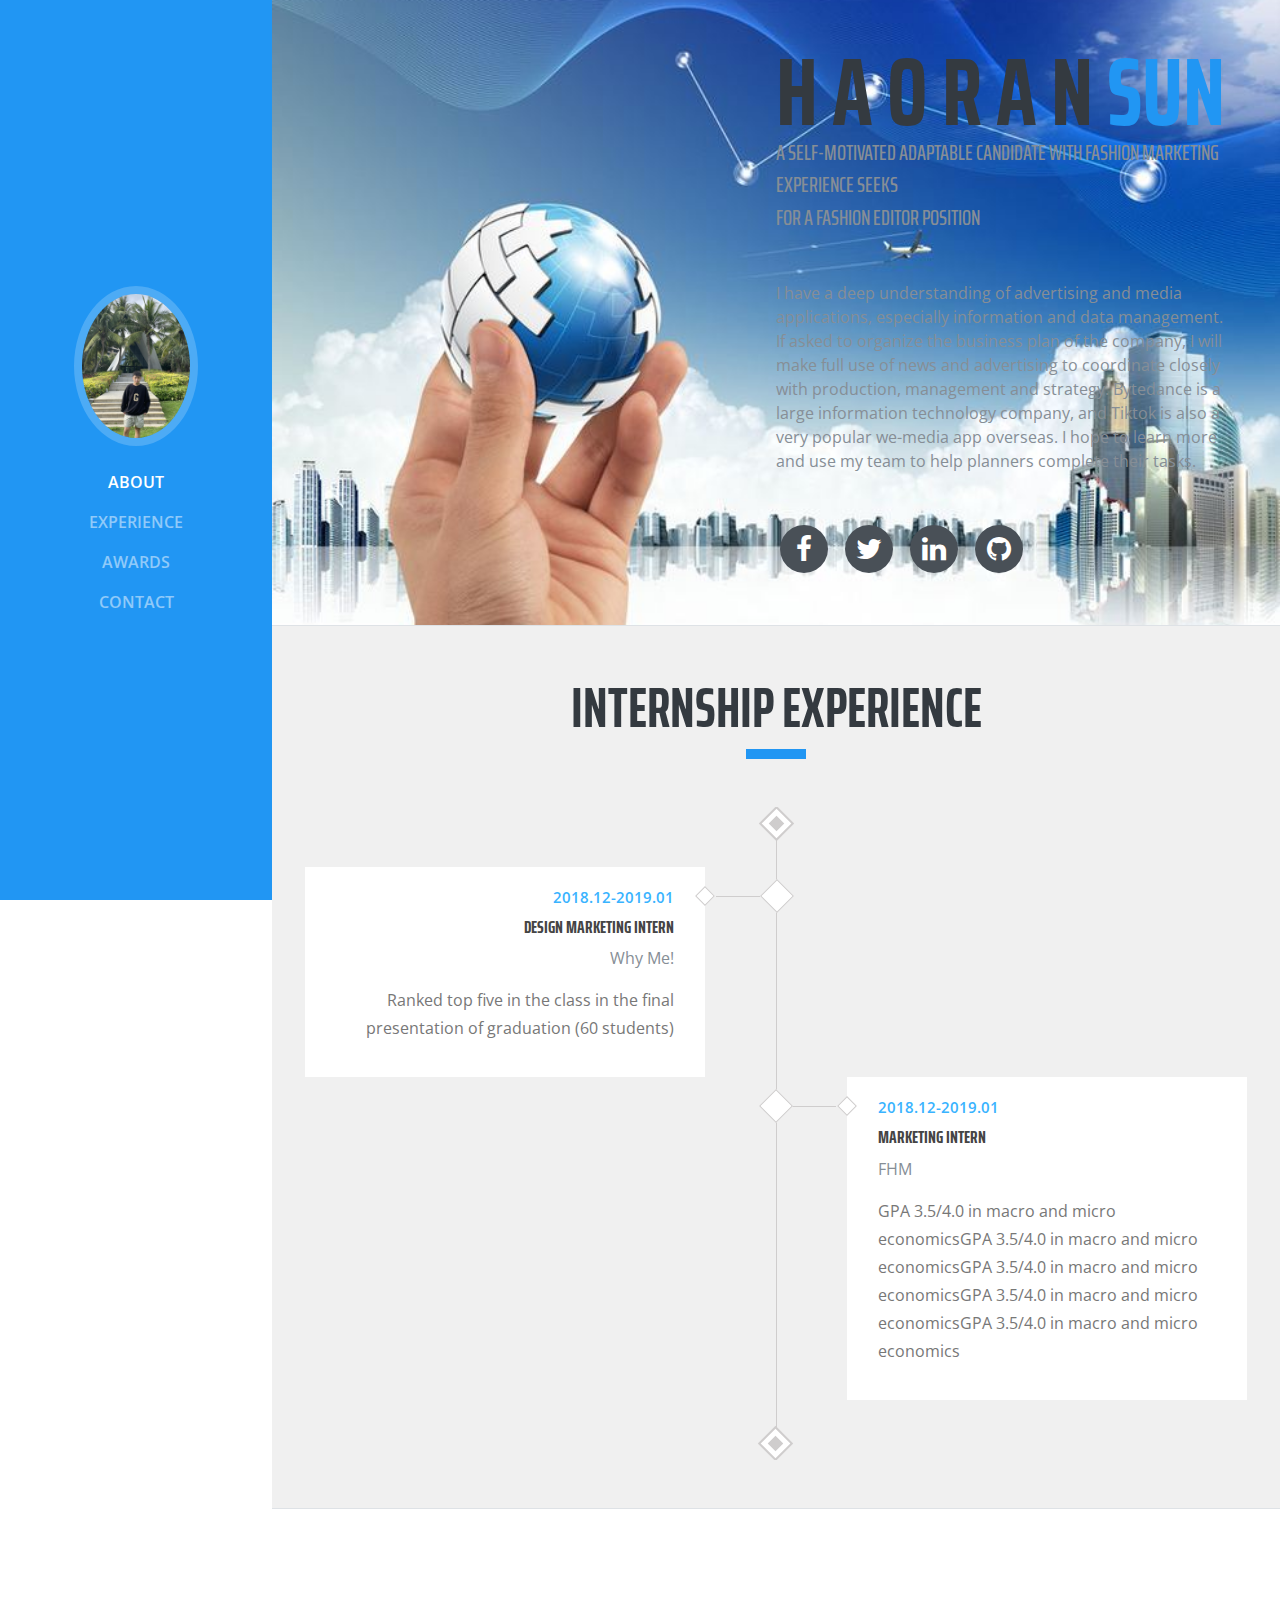
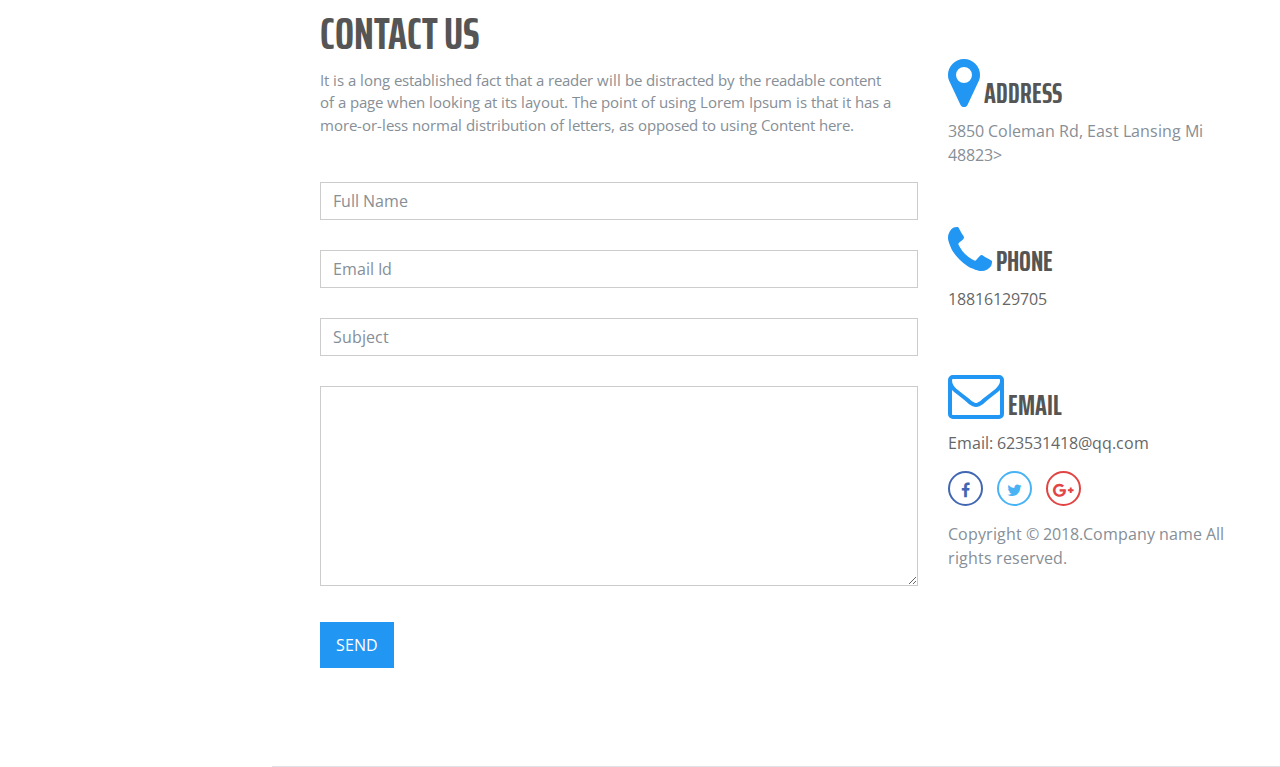
<file: index.html>
<!DOCTYPE html>
<html lang="en">

<head>
    <meta charset="utf-8">
    <meta name="viewport" content="width=device-width, initial-scale=1, shrink-to-fit=no">
    <meta name="description" content="">
    <meta name="author" content="">

    <title>Home</title>

    <!-- Global stylesheets -->
    <link href="static/css/bootstrap.min.css" rel="stylesheet">
    <link href="static/css/css.css" rel="stylesheet">
    <link href="static/css/css1.css" rel="stylesheet">
    <link href="static/css/font-awesome.min.css" rel="stylesheet">
    <link href="static/css/devicons.min.css" rel="stylesheet">
    <link href="static/css/simple-line-icons.css" rel="stylesheet">
    <link href="static/css/style.css" rel="stylesheet">
</head>

<body id="page-top">

    <nav class="navbar navbar-expand-lg navbar-dark bg-primary fixed-top" id="sideNav">
        <a class="navbar-brand js-scroll-trigger" href="#page-top">
            <span class="d-block d-lg-none  mx-0 px-0"><img src="static/picture/logo-white.png" alt="" class="img-fluid"></span>
            <span class="d-none d-lg-block">
                <img class="img-fluid img-profile rounded-circle mx-auto mb-2" src="static/image/haoran.png" alt="">
            </span>
        </a>
        <button class="navbar-toggler" type="button" data-toggle="collapse" data-target="#navbarSupportedContent"
            aria-controls="navbarSupportedContent" aria-expanded="false" aria-label="Toggle navigation">
            <span class="navbar-toggler-icon"></span>
        </button>
        <div class="collapse navbar-collapse" id="navbarSupportedContent">
            <ul class="navbar-nav">
                <li class="nav-item">
                    <a class="nav-link js-scroll-trigger" href="#about">About</a>
                </li>
                <li class="nav-item">
                    <a class="nav-link js-scroll-trigger" href="experience.html">Experience</a>
                </li>
                <li class="nav-item">
                    <a class="nav-link js-scroll-trigger" href="#awards">Awards</a>
                </li>
                <li class="nav-item">
                    <a class="nav-link js-scroll-trigger" href="#contact">Contact</a>
                </li>
            </ul>
        </div>
    </nav>

    <div class="container-fluid p-0">

        <!--====================================================
                        ABOUT
    ======================================================-->
        <section class="resume-section p-3 p-lg-5 d-flex d-column" id="about" style="background-image: url(static/image/profile-banner.png);">
            <div class="my-auto offset-lg-6 offset-md-5">
                <h1 class="mb-0">H A O R A N

                    <span class="text-primary">SUN</span>
                </h1>
                <div class="subheading mb-5">A self-motivated adaptable candidate with
                    fashion marketing experience seeks<br> for a
                    fashion editor position
                </div>
                <p class="mb-5" style="max-width: 500px;">
                    I have a deep understanding of advertising and media applications, especially information and data
                    management. If asked to organize the business plan of the company, I will make full use of news and
                    advertising to coordinate closely with production, management and strategy. Bytedance is a large
                    information technology company, and Tiktok is also a very popular we-media app overseas. I hope to
                    learn more and use my team to help planners complete their tasks.
                </p>
                <ul class="list-inline list-social-icons mb-0">
                    <li class="list-inline-item">
                        <a href="#">
                            <span class="fa-stack fa-lg">
                                <i class="fa fa-circle fa-stack-2x"></i>
                                <i class="fa fa-facebook fa-stack-1x fa-inverse"></i>
                            </span>
                        </a>
                    </li>
                    <li class="list-inline-item">
                        <a href="#">
                            <span class="fa-stack fa-lg">
                                <i class="fa fa-circle fa-stack-2x"></i>
                                <i class="fa fa-twitter fa-stack-1x fa-inverse"></i>
                            </span>
                        </a>
                    </li>
                    <li class="list-inline-item">
                        <a href="#">
                            <span class="fa-stack fa-lg">
                                <i class="fa fa-circle fa-stack-2x"></i>
                                <i class="fa fa-linkedin fa-stack-1x fa-inverse"></i>
                            </span>
                        </a>
                    </li>
                    <li class="list-inline-item">
                        <a href="#">
                            <span class="fa-stack fa-lg">
                                <i class="fa fa-circle fa-stack-2x"></i>
                                <i class="fa fa-github fa-stack-1x fa-inverse"></i>
                            </span>
                        </a>
                    </li>
                </ul>
            </div>
        </section>

        <!--====================================================
                           AWARDS
    ======================================================-->
        <section class="resume-section p-3 p-lg-5 d-flex flex-column" id="awards">
            <div class="row my-auto">
                <div class="col-12">
                    <h2 class="  text-center">INTERNSHIP EXPERIENCE</h2>
                    <div class="mb-5 heading-border"></div>
                </div>
                <div class="main-award" id="award-box">
                    <div class="award">
                        <div class="award-icon"></div>
                        <div class="award-content">
                            <span class="date">2018.12-2019.01</span>
                            <h5 class="title">Design Marketing Intern</h5>
                            <p>Why Me!</p>
                            <p class="description">
                                Ranked top five in the class in the final presentation of graduation (60 students)
                            </p>
                        </div>
                    </div>
                    <div class="award">
                        <div class="award-icon"></div>
                        <div class="award-content">
                            <span class="date">2018.12-2019.01</span>
                            <h5 class="title">Marketing Intern</h5>
                            <p>FHM</p>
                            <p class="description">
                                GPA 3.5/4.0 in macro and micro economicsGPA 3.5/4.0 in macro and micro economicsGPA
                                3.5/4.0 in macro and micro economicsGPA 3.5/4.0 in macro and micro economicsGPA 3.5/4.0
                                in macro and micro economics
                            </p>
                        </div>
                    </div>
                </div>
            </div>
        </section>




        <!--====================================================
                          CONTACT
    ======================================================-->
        <section class="resume-section p-3 p-lg-5 d-flex flex-column">
            <div class="row my-auto" id="contact">
                <div class="col-md-8">
                    <div class="contact-cont">
                        <h3>CONTACT Us</h3>
                        <div class="heading-border-light"></div>
                        <p>It is a long established fact that a reader will be distracted by the readable content of a
                            page when looking at its layout. The point of using Lorem Ipsum is that it has a
                            more-or-less normal distribution of letters, as opposed to using Content here.</p>
                    </div>
                    <div class="row con-form">
                        <div class="col-md-12">
                            <input type="text" name="full-name" placeholder="Full Name" class="form-control">
                        </div>
                        <div class="col-md-12">
                            <input type="text" name="email" placeholder="Email Id" class="form-control">
                        </div>
                        <div class="col-md-12">
                            <input type="text" name="subject" placeholder="Subject" class="form-control">
                        </div>
                        <div class="col-md-12"><textarea name="" id=""></textarea></div>
                        <div class="col-md-12 sub-but"><button class="btn btn-general btn-white" role="button">Send</button></div>
                    </div>
                </div>
                <div class="col-md-4 col-sm-12 mt-5">
                    <div class="contact-cont2">
                        <div class="contact-add contact-box-desc">
                            <h3><i class="fa fa-map-marker cl-atlantis fa-2x"></i> Address</h3>
                            <p>3850 Coleman Rd, East Lansing Mi 48823></p>
                        </div>
                        <div class="contact-phone contact-side-desc contact-box-desc">
                            <h3><i class="fa fa-phone cl-atlantis fa-2x"></i> Phone</h3>
                            <a href="tel:18816129705" style="color: #666;">
                                <p>18816129705</p>
                            </a>
                        </div>
                        <div class="contact-mail contact-side-desc contact-box-desc">
                            <h3><i class="fa fa-envelope-o cl-atlantis fa-2x"></i> Email</h3>
                            <address class="address-details-f">
                                Email: <a href="mailto:623531418@qq.com" class="">623531418@qq.com</a>
                            </address>
                            <ul class="list-inline social-icon-f top-data">
                                <li><a href="#" target="_empty"><i class="fa top-social fa-facebook" style="color: #4267b2; border-color:#4267b2;"></i></a></li>
                                <li><a href="#" target="_empty"><i class="fa top-social fa-twitter" style="color: #4AB3F4; border-color:#4AB3F4;"></i></a></li>
                                <li><a href="#" target="_empty"><i class="fa top-social fa-google-plus" style="color: #e24343; border-color:#e24343;"></i></a></li>
                            </ul>
                        </div>
                        Copyright &copy; 2018.Company name All rights reserved.</a>
                    </div>
                </div>
            </div>
        </section>



    </div>

    <!-- Global javascript -->
    <script src="static/js/jquery.min.js"></script>
    <script src="static/js/bootstrap.bundle.min.js"></script>
    <script src="static/js/jquery.easing.min.js"></script>
    <script src="static/js/jquery.waypoints.min.js"></script>
    <script src="static/js/jquery.counterup.min.js"></script>
    <script src="static/js/custom.js"></script>
    <script>
        $(document).ready(function () {

            $(".filter-b").click(function () {
                var value = $(this).attr('data-filter');
                if (value == "all") {
                    $('.filter').show('1000');
                }
                else {
                    $(".filter").not('.' + value).hide('3000');
                    $('.filter').filter('.' + value).show('3000');
                }
            });

            if ($(".filter-b").removeClass("active")) {
                $(this).removeClass("active");
            }
            $(this).addClass("active");
        });

        // SKILLS
        $(function () {
            $('.counter').counterUp({
                delay: 10,
                time: 2000
            });

        });
    </script>
</body>

</html>
</file>
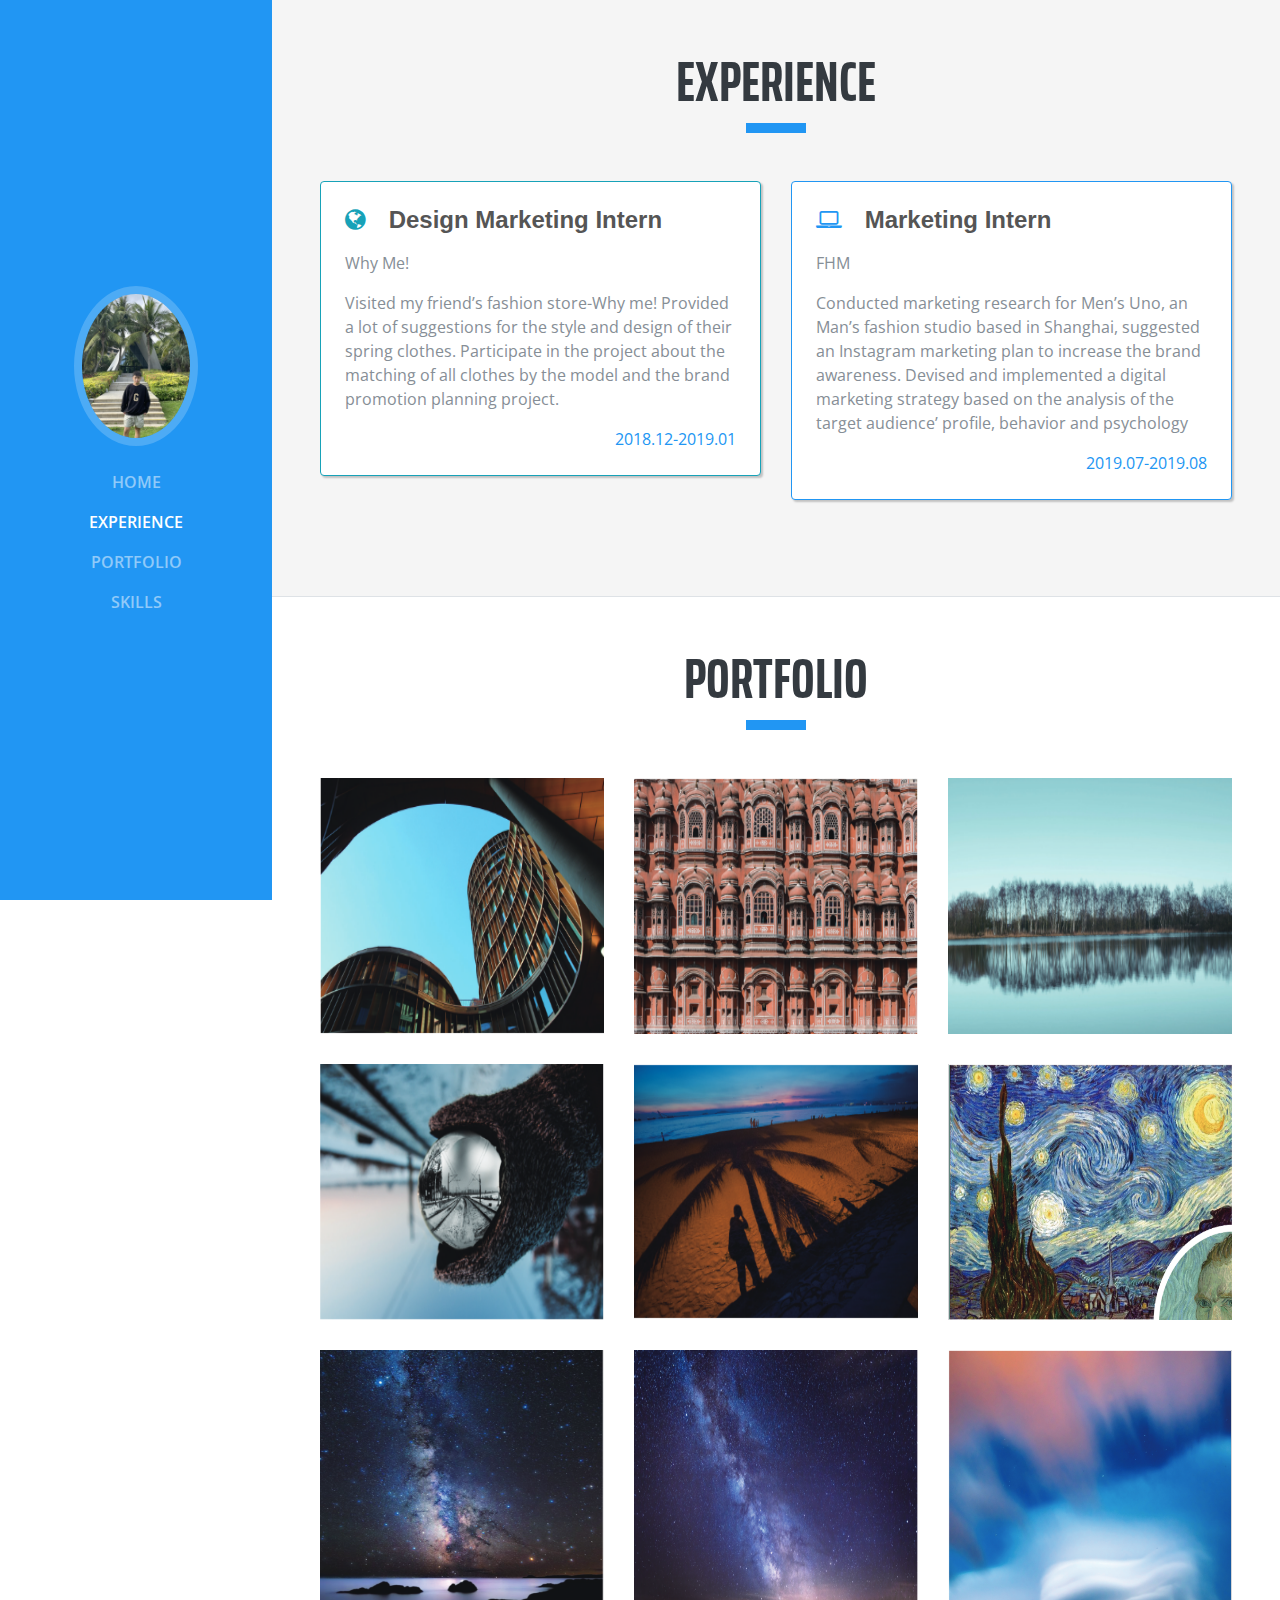
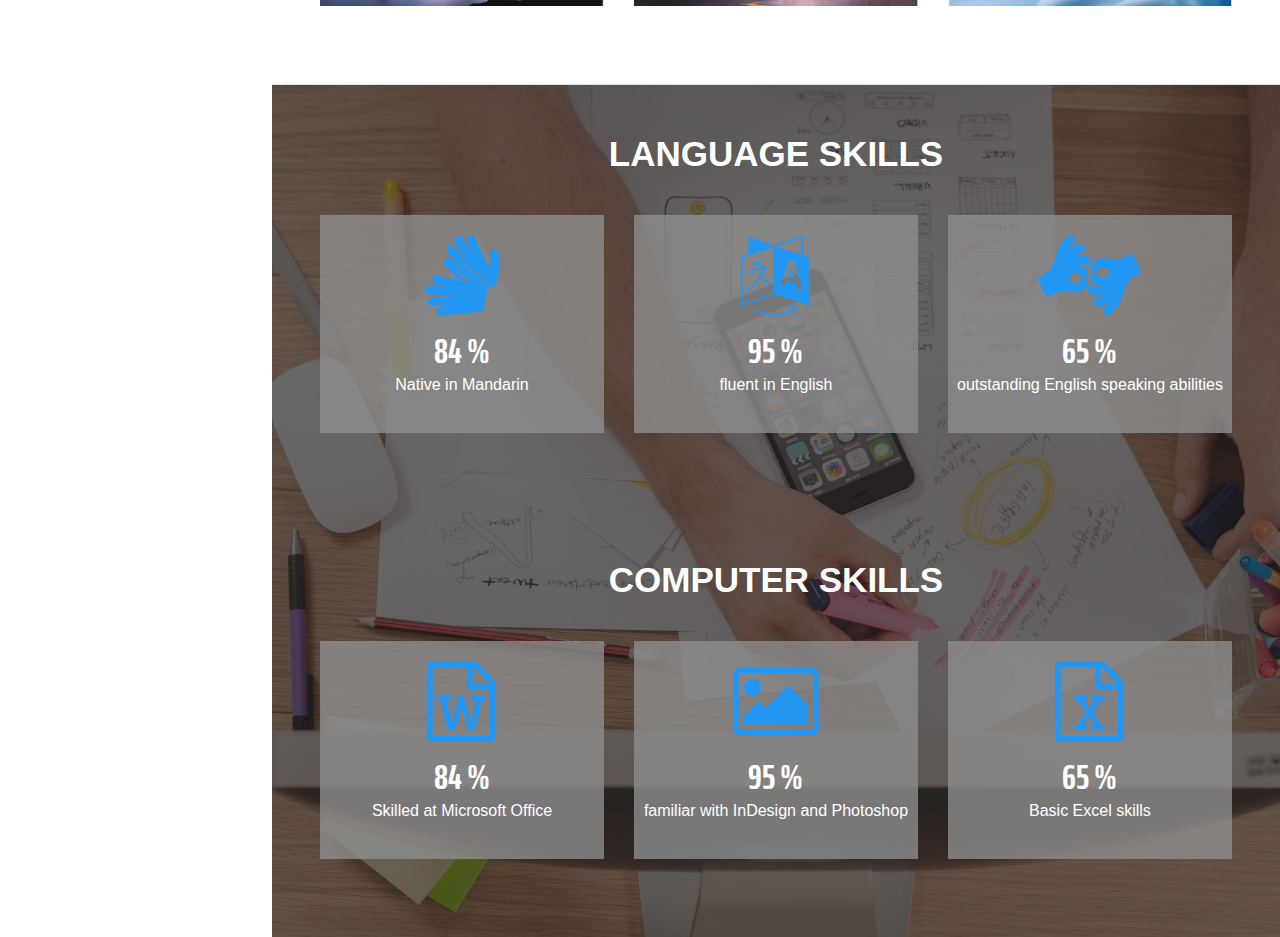
<file: experience.html>
<!DOCTYPE html>
<html lang="en">

<head>
    <meta charset="utf-8">
    <meta name="viewport" content="width=device-width, initial-scale=1, shrink-to-fit=no">
    <meta name="description" content="">
    <meta name="author" content="">

    <title>experience</title>

    <!-- Global stylesheets -->
    <link href="static/css/bootstrap.min.css" rel="stylesheet">
    <link href="static/css/css.css" rel="stylesheet">
    <link href="static/css/css1.css" rel="stylesheet">
    <link href="static/css/font-awesome.min.css" rel="stylesheet">
    <link href="static/css/devicons.min.css" rel="stylesheet">
    <link href="static/css/simple-line-icons.css" rel="stylesheet">
    <link href="static/css/style.css" rel="stylesheet">
</head>

<body id="page-top">

    <nav class="navbar navbar-expand-lg navbar-dark bg-primary fixed-top" id="sideNav">
        <a class="navbar-brand js-scroll-trigger" href="#page-top">
            <span class="d-block d-lg-none  mx-0 px-0"><img src="static/picture/logo-white.png" alt="" class="img-fluid"></span>
            <span class="d-none d-lg-block">
                <img class="img-fluid img-profile rounded-circle mx-auto mb-2" src="static/image/haoran.png" alt="">
            </span>
        </a>
        <button class="navbar-toggler" type="button" data-toggle="collapse" data-target="#navbarSupportedContent"
            aria-controls="navbarSupportedContent" aria-expanded="false" aria-label="Toggle navigation">
            <span class="navbar-toggler-icon"></span>
        </button>
        <div class="collapse navbar-collapse" id="navbarSupportedContent">
            <ul class="navbar-nav">
                <li class="nav-item">
                    <a class="nav-link js-scroll-trigger" href="./index.html">Home</a>
                </li>
                <li class="nav-item">
                    <a class="nav-link js-scroll-trigger" href="#experience">Experience</a>
                </li>
                <li class="nav-item">
                    <a class="nav-link js-scroll-trigger" href="#portfolio">Portfolio</a>
                </li>
                <li class="nav-item">
                    <a class="nav-link js-scroll-trigger" href="#skills">Skills</a>
                </li>
            </ul>
        </div>
    </nav>

    <div class="container-fluid p-0">


        <!--====================================================
                        EXPERIENCE
    ======================================================-->
        <section class="resume-section p-3 p-lg-5 " id="experience">
            <div class="row my-auto">
                <div class="col-12">
                    <h2 class="  text-center">Experience</h2>
                    <div class="mb-5 heading-border"></div>
                </div>
                <div class="resume-item col-md-6 col-sm-12 ">
                    <div class="card mx-0 p-4 mb-5" style="border-color: #17a2b8; box-shadow: 2px 2px 2px rgba(0, 0, 0, 0.21);">
                        <div class=" resume-content mr-auto">
                            <h4 class="mb-3"><i class="fa fa-globe mr-3 text-info"></i> Design Marketing Intern</h4>
                            <p>Why Me!</p>
                            <p> Visited my friend’s fashion store-Why me! Provided a lot of suggestions for the style
                                and design of
                                their spring clothes. Participate in the project about the matching of all clothes by
                                the model and the
                                brand promotion planning project.</p>
                        </div>
                        <div class="resume-date text-md-right">
                            <span class="text-primary">2018.12-2019.01</span>
                        </div>
                    </div>
                </div>
                <div class="resume-item col-md-6 col-sm-12">
                    <div class="card mx-0 p-4 mb-5" style="border-color: #2196f3; box-shadow: 2px 2px 2px rgba(0, 0, 0, 0.21);">
                        <div class="resume-content mr-auto">
                            <h4 class="mb-3"><i class="fa fa-laptop mr-3 text-primary"></i> Marketing Intern</h4>
                            <p>FHM</p>
                            <p> Conducted marketing research for Men’s Uno, an Man’s fashion studio based in Shanghai,
                                suggested
                                an Instagram marketing plan to increase the brand awareness.
                                Devised and implemented a digital marketing strategy based on the analysis of the
                                target audience’
                                profile, behavior and psychology</p>
                        </div>
                        <div class="resume-date text-md-right">
                            <span class="text-primary">2019.07-2019.08</span>
                        </div>
                    </div>
                </div>
            </div>
        </section>

        <!--====================================================
                        PORTFOLIO
    ======================================================-->
        <section class="resume-section p-3 p-lg-5 d-flex flex-column" id="portfolio">
            <div class="row my-auto">
                <div class="col-12">
                    <h2 class="  text-center">Portfolio</h2>
                    <div class="mb-5 heading-border"></div>
                </div>
                <!-- <div class="col-md-12">
                <div class="port-head-cont">
                  <button class="btn btn-general btn-green filter-b" data-filter="all">All</button>
                  <button class="btn btn-general btn-green filter-b" data-filter="consulting">Web Design</button>
                  <button class="btn btn-general btn-green filter-b" data-filter="finance">Mobile Apps</button>
                  <button class="btn btn-general btn-green filter-b" data-filter="marketing">Graphics Design</button> 
                </div>
              </div> -->
            </div>
            <div class="row my-auto">
                <div class="col-sm-4 portfolio-item filter finance">
                    <a class="portfolio-link" href="#portfolioModal1" data-toggle="modal">
                        <div class="caption-port">
                            <div class="caption-port-content">
                                <i class="fa fa-search-plus fa-3x"></i>
                            </div>
                        </div>
                        <img class="img-fluid" src="static/image/1.png" alt="">
                    </a>
                </div>
                <div class="col-sm-4 portfolio-item filter marketing">
                    <a class="portfolio-link" href="#portfolioModal2" data-toggle="modal">
                        <div class="caption-port">
                            <div class="caption-port-content">
                                <i class="fa fa-search-plus fa-3x"></i>
                            </div>
                        </div>
                        <img class="img-fluid" src="static/image/2.png" alt="">
                    </a>
                </div>
                <div class="col-sm-4 portfolio-item filter consulting">
                    <a class="portfolio-link" href="#portfolioModal3" data-toggle="modal">
                        <div class="caption-port">
                            <div class="caption-port-content">
                                <i class="fa fa-search-plus fa-3x"></i>
                            </div>
                        </div>
                        <img class="img-fluid" src="static/image/3.png" alt="">
                    </a>
                </div>
                <div class="col-sm-4 portfolio-item filter consulting">
                    <a class="portfolio-link" href="#portfolioModal4" data-toggle="modal">
                        <div class="caption-port">
                            <div class="caption-port-content">
                                <i class="fa fa-search-plus fa-3x"></i>
                            </div>
                        </div>
                        <img class="img-fluid" src="static/image/4.png" alt="">
                    </a>
                </div>
                <div class="col-sm-4 portfolio-item filter consulting">
                    <a class="portfolio-link" href="#portfolioModal5" data-toggle="modal">
                        <div class="caption-port">
                            <div class="caption-port-content">
                                <i class="fa fa-search-plus fa-3x"></i>
                            </div>
                        </div>
                        <img class="img-fluid" src="static/image/5.png" alt="">
                    </a>
                </div>
                <div class="col-sm-4 portfolio-item filter finance">
                    <a class="portfolio-link" href="#portfolioModal6" data-toggle="modal">
                        <div class="caption-port">
                            <div class="caption-port-content">
                                <i class="fa fa-search-plus fa-3x"></i>
                            </div>
                        </div>
                        <img class="img-fluid" src="static/image/12.png" alt="">
                    </a>
                </div>
                <div class="col-sm-4 portfolio-item filter marketing">
                    <a class="portfolio-link" href="#portfolioModal7" data-toggle="modal">
                        <div class="caption-port">
                            <div class="caption-port-content">
                                <i class="fa fa-search-plus fa-3x"></i>
                            </div>
                        </div>
                        <img class="img-fluid" src="static/image/11.png" alt="">
                    </a>
                </div>
                <div class="col-sm-4 portfolio-item filter marketing">
                    <a class="portfolio-link" href="#portfolioModal8" data-toggle="modal">
                        <div class="caption-port">
                            <div class="caption-port-content">
                                <i class="fa fa-search-plus fa-3x"></i>
                            </div>
                        </div>
                        <img class="img-fluid" src="static/image/10.png" alt="">
                    </a>
                </div>
                <div class="col-sm-4 portfolio-item filter finance">
                    <a class="portfolio-link" href="#portfolioModal9" data-toggle="modal">
                        <div class="caption-port">
                            <div class="caption-port-content">
                                <i class="fa fa-search-plus fa-3x"></i>
                            </div>
                        </div>
                        <img class="img-fluid" src="static/image/9.png" alt="">
                    </a>
                </div>
            </div>
        </section>

        <style>
            .portfolio-item .img-fluid{
              width: 100%!important;
          }
          @media (min-width: 576px){
            .portfolio-item .img-fluid{
              height: 16rem!important;
          }
          }
      </style>

        <!--====================================================
                        SKILLS
    ======================================================-->
        <section class=" d-flex flex-column" id="skills">
            <div class="p-lg-5 p-3 skill-cover">
                <h3 class="text-center text-white">Language Skills</h3>
                <div class="row text-center my-auto ">
                    <div class="col-md-4 col-sm-6">
                        <div class="skill-item">
                            <i class="fa fa-sign-language fa-5x"></i>
                            <h2><span class="counter"> 84 </span><span>%</span></h2>
                            <p>Native in Mandarin</p>
                        </div>
                    </div>
                    <div class="col-md-4 col-sm-6">
                        <div class="skill-item">
                            <i class="fa fa-language fa-5x"></i>
                            <h2><span class="counter"> 95 </span><span>%</span></h2>
                            <p>fluent in English</p>
                        </div>
                    </div>
                    <div class="col-md-4 col-sm-6">
                        <div class="skill-item">
                            <i class="fa fa-american-sign-language-interpreting fa-5x"></i>
                            <h2><span class="counter"> 65 </span><span>%</span></h2>
                            <p>outstanding English speaking abilities</p>
                        </div>
                    </div>

                </div>
            </div>
            <div class="p-lg-5 p-3 skill-cover">
                <h3 class="text-center text-white">Computer Skills</h3>
                <div class="row text-center my-auto ">
                    <div class="col-md-4 col-sm-6">
                        <div class="skill-item">
                            <i class="fa fa-file-word-o fa-5x"></i>
                            <h2><span class="counter"> 84 </span><span>%</span></h2>
                            <p>Skilled at Microsoft Office</p>
                        </div>
                    </div>
                    <div class="col-md-4 col-sm-6">
                        <div class="skill-item">
                            <i class="fa fa-photo fa-5x"></i>
                            <h2><span class="counter"> 95 </span><span>%</span></h2>
                            <p>familiar with InDesign and Photoshop</p>
                        </div>
                    </div>
                    <div class="col-md-4 col-sm-6">
                        <div class="skill-item">
                            <i class="fa fa-file-excel-o fa-5x"></i>
                            <h2><span class="counter"> 65 </span><span>%</span></h2>
                            <p>Basic Excel skills</p>
                        </div>
                    </div>

                </div>
            </div>
        </section>

    </div>

    <!--====================================================
                    PORTFOLIO MODALS
======================================================-->
    <div class="portfolio-modal modal fade" id="portfolioModal1" tabindex="-1" role="dialog" aria-hidden="true">
        <div class="modal-dialog" role="document">
            <div class="modal-content">
                <div class="close-modal" data-dismiss="modal">
                    <div class="lr">
                        <div class="rl"></div>
                    </div>
                </div>
                <div class="container">
                    <div class="row">
                        <div class="modal-body">
                            <div class="title-bar">
                                <div class="col-md-12">
                                    <h2 class="text-center">Our Project</h2>
                                    <div class="heading-border"></div>
                                </div>
                            </div>
                            <div class="row">
                                <div class="col-md-6">
                                    <img class="img-fluid img-centered" src="static/image/1.png" alt="">
                                </div>
                                <div class="col-md-6">
                                    <p>Our new Project every processes had become fragmented; meaning quality and
                                        service were inconsistent. This lack of standardization was adversely impacting
                                        operating costs, productivity and customer satisfaction. For several years now
                                        Payfast has worked strategically with innovations as a means of developing new
                                        solutions, products and services. In line with this vision, Success was
                                        approached to find new payments solutions to offer Payfast customers on their
                                        website, including open invoice and partial payments options.</p>
                                    <ul class="list-inline item-details">
                                        <li>Client:
                                            <strong>
                                                <a href="#">Techs Soft</a>
                                            </strong>
                                        </li>
                                        <li>Date:
                                            <strong>
                                                <a href="#">April 2018</a>
                                            </strong>
                                        </li>
                                        <li>Service:
                                            <strong>
                                                <a href="#">Web Development</a>
                                            </strong>
                                        </li>
                                    </ul>
                                    <button class="btn btn-general btn-white" type="button" data-dismiss="modal">
                                        <i class="fa fa-times"></i> Close
                                    </button>
                                </div>
                            </div>
                        </div>
                    </div>
                </div>
            </div>
        </div>
    </div>
    <div class="portfolio-modal modal fade" id="portfolioModal2" tabindex="-1" role="dialog" aria-hidden="true">
        <div class="modal-dialog" role="document">
            <div class="modal-content">
                <div class="close-modal" data-dismiss="modal">
                    <div class="lr">
                        <div class="rl"></div>
                    </div>
                </div>
                <div class="container">
                    <div class="row">
                        <div class="modal-body">
                            <div class="title-bar">
                                <div class="col-md-12">
                                    <h2 class="text-center">Our Project</h2>
                                    <div class="heading-border"></div>
                                </div>
                            </div>
                            <div class="row">
                                <div class="col-md-6">
                                    <img class="img-fluid img-centered" src="static/image/2.png" alt="">
                                </div>
                                <div class="col-md-6">
                                    <p>Our new Project every processes had become fragmented; meaning quality and
                                        service were inconsistent. This lack of standardization was adversely impacting
                                        operating costs, productivity and customer satisfaction. For several years now
                                        Payfast has worked strategically with innovations as a means of developing new
                                        solutions, products and services. In line with this vision, Success was
                                        approached to find new payments solutions to offer Payfast customers on their
                                        website, including open invoice and partial payments options.</p>
                                    <ul class="list-inline item-details">
                                        <li>Client:
                                            <strong>
                                                <a href="#">Techs Soft</a>
                                            </strong>
                                        </li>
                                        <li>Date:
                                            <strong>
                                                <a href="#">April 2018</a>
                                            </strong>
                                        </li>
                                        <li>Service:
                                            <strong>
                                                <a href="#">Web Development</a>
                                            </strong>
                                        </li>
                                    </ul>
                                    <button class="btn btn-general btn-white" type="button" data-dismiss="modal">
                                        <i class="fa fa-times"></i> Close
                                    </button>
                                </div>
                            </div>
                        </div>
                    </div>
                </div>
            </div>
        </div>
    </div>
    <div class="portfolio-modal modal fade" id="portfolioModal3" tabindex="-1" role="dialog" aria-hidden="true">
        <div class="modal-dialog" role="document">
            <div class="modal-content">
                <div class="close-modal" data-dismiss="modal">
                    <div class="lr">
                        <div class="rl"></div>
                    </div>
                </div>
                <div class="container">
                    <div class="row">
                        <div class="modal-body">
                            <div class="title-bar">
                                <div class="col-md-12">
                                    <h2 class="text-center">Our Project</h2>
                                    <div class="heading-border"></div>
                                </div>
                            </div>
                            <div class="row">
                                <div class="col-md-6">
                                    <img class="img-fluid img-centered" src="static/image/3.png" alt="">
                                </div>
                                <div class="col-md-6">
                                    <p>Our new Project every processes had become fragmented; meaning quality and
                                        service were inconsistent. This lack of standardization was adversely impacting
                                        operating costs, productivity and customer satisfaction. For several years now
                                        Payfast has worked strategically with innovations as a means of developing new
                                        solutions, products and services. In line with this vision, Success was
                                        approached to find new payments solutions to offer Payfast customers on their
                                        website, including open invoice and partial payments options.</p>
                                    <ul class="list-inline item-details">
                                        <li>Client:
                                            <strong>
                                                <a href="#">Techs Soft</a>
                                            </strong>
                                        </li>
                                        <li>Date:
                                            <strong>
                                                <a href="#">April 2018</a>
                                            </strong>
                                        </li>
                                        <li>Service:
                                            <strong>
                                                <a href="#">Web Development</a>
                                            </strong>
                                        </li>
                                    </ul>
                                    <button class="btn btn-general btn-white" type="button" data-dismiss="modal">
                                        <i class="fa fa-times"></i> Close
                                    </button>
                                </div>
                            </div>
                        </div>
                    </div>
                </div>
            </div>
        </div>
    </div>
    <div class="portfolio-modal modal fade" id="portfolioModal4" tabindex="-1" role="dialog" aria-hidden="true">
        <div class="modal-dialog" role="document">
            <div class="modal-content">
                <div class="close-modal" data-dismiss="modal">
                    <div class="lr">
                        <div class="rl"></div>
                    </div>
                </div>
                <div class="container">
                    <div class="row">
                        <div class="modal-body">
                            <div class="title-bar">
                                <div class="col-md-12">
                                    <h2 class="text-center">Our Project</h2>
                                    <div class="heading-border"></div>
                                </div>
                            </div>
                            <div class="row">
                                <div class="col-md-6">
                                    <img class="img-fluid img-centered" src="static/image/4.png" alt="">
                                </div>
                                <div class="col-md-6">
                                    <p>Our new Project every processes had become fragmented; meaning quality and
                                        service were inconsistent. This lack of standardization was adversely impacting
                                        operating costs, productivity and customer satisfaction. For several years now
                                        Payfast has worked strategically with innovations as a means of developing new
                                        solutions, products and services. In line with this vision, Success was
                                        approached to find new payments solutions to offer Payfast customers on their
                                        website, including open invoice and partial payments options.</p>
                                    <ul class="list-inline item-details">
                                        <li>Client:
                                            <strong>
                                                <a href="#">Techs Soft</a>
                                            </strong>
                                        </li>
                                        <li>Date:
                                            <strong>
                                                <a href="#">April 2018</a>
                                            </strong>
                                        </li>
                                        <li>Service:
                                            <strong>
                                                <a href="#">Web Development</a>
                                            </strong>
                                        </li>
                                    </ul>
                                    <button class="btn btn-general btn-white" type="button" data-dismiss="modal">
                                        <i class="fa fa-times"></i> Close
                                    </button>
                                </div>
                            </div>
                        </div>
                    </div>
                </div>
            </div>
        </div>
    </div>
    <div class="portfolio-modal modal fade" id="portfolioModal5" tabindex="-1" role="dialog" aria-hidden="true">
        <div class="modal-dialog" role="document">
            <div class="modal-content">
                <div class="close-modal" data-dismiss="modal">
                    <div class="lr">
                        <div class="rl"></div>
                    </div>
                </div>
                <div class="container">
                    <div class="row">
                        <div class="modal-body">
                            <div class="title-bar">
                                <div class="col-md-12">
                                    <h2 class="text-center">Our Project</h2>
                                    <div class="heading-border"></div>
                                </div>
                            </div>
                            <div class="row">
                                <div class="col-md-6">
                                    <img class="img-fluid img-centered" src="static/image/5.png" alt="">
                                </div>
                                <div class="col-md-6">
                                    <p>Our new Project every processes had become fragmented; meaning quality and
                                        service were inconsistent. This lack of standardization was adversely impacting
                                        operating costs, productivity and customer satisfaction. For several years now
                                        Payfast has worked strategically with innovations as a means of developing new
                                        solutions, products and services. In line with this vision, Success was
                                        approached to find new payments solutions to offer Payfast customers on their
                                        website, including open invoice and partial payments options.</p>
                                    <ul class="list-inline item-details">
                                        <li>Client:
                                            <strong>
                                                <a href="#">Techs Soft</a>
                                            </strong>
                                        </li>
                                        <li>Date:
                                            <strong>
                                                <a href="#">April 2018</a>
                                            </strong>
                                        </li>
                                        <li>Service:
                                            <strong>
                                                <a href="#">Web Development</a>
                                            </strong>
                                        </li>
                                    </ul>
                                    <button class="btn btn-general btn-white" type="button" data-dismiss="modal">
                                        <i class="fa fa-times"></i> Close
                                    </button>
                                </div>
                            </div>
                        </div>
                    </div>
                </div>
            </div>
        </div>
    </div>
    <div class="portfolio-modal modal fade" id="portfolioModal6" tabindex="-1" role="dialog" aria-hidden="true">
        <div class="modal-dialog" role="document">
            <div class="modal-content">
                <div class="close-modal" data-dismiss="modal">
                    <div class="lr">
                        <div class="rl"></div>
                    </div>
                </div>
                <div class="container">
                    <div class="row">
                        <div class="modal-body">
                            <div class="title-bar">
                                <div class="col-md-12">
                                    <h2 class="text-center">Our Project</h2>
                                    <div class="heading-border"></div>
                                </div>
                            </div>
                            <div class="row">
                                <div class="col-md-6">
                                    <img class="img-fluid img-centered" src="static/image/12.png" alt="">
                                </div>
                                <div class="col-md-6">
                                    <p>Our new Project every processes had become fragmented; meaning quality and
                                        service were inconsistent. This lack of standardization was adversely impacting
                                        operating costs, productivity and customer satisfaction. For several years now
                                        Payfast has worked strategically with innovations as a means of developing new
                                        solutions, products and services. In line with this vision, Success was
                                        approached to find new payments solutions to offer Payfast customers on their
                                        website, including open invoice and partial payments options.</p>
                                    <ul class="list-inline item-details">
                                        <li>Client:
                                            <strong>
                                                <a href="#">Techs Soft</a>
                                            </strong>
                                        </li>
                                        <li>Date:
                                            <strong>
                                                <a href="#">April 2018</a>
                                            </strong>
                                        </li>
                                        <li>Service:
                                            <strong>
                                                <a href="#">Web Development</a>
                                            </strong>
                                        </li>
                                    </ul>
                                    <button class="btn btn-general btn-white" type="button" data-dismiss="modal">
                                        <i class="fa fa-times"></i> Close
                                    </button>
                                </div>
                            </div>
                        </div>
                    </div>
                </div>
            </div>
        </div>
    </div>
    <div class="portfolio-modal modal fade" id="portfolioModal7" tabindex="-1" role="dialog" aria-hidden="true">
        <div class="modal-dialog" role="document">
            <div class="modal-content">
                <div class="close-modal" data-dismiss="modal">
                    <div class="lr">
                        <div class="rl"></div>
                    </div>
                </div>
                <div class="container">
                    <div class="row">
                        <div class="modal-body">
                            <div class="title-bar">
                                <div class="col-md-12">
                                    <h2 class="text-center">Our Project</h2>
                                    <div class="heading-border"></div>
                                </div>
                            </div>
                            <div class="row">
                                <div class="col-md-6">
                                    <img class="img-fluid img-centered" src="static/image/11.png" alt="">
                                </div>
                                <div class="col-md-6">
                                    <p>Our new Project every processes had become fragmented; meaning quality and
                                        service were inconsistent. This lack of standardization was adversely impacting
                                        operating costs, productivity and customer satisfaction. For several years now
                                        Payfast has worked strategically with innovations as a means of developing new
                                        solutions, products and services. In line with this vision, Success was
                                        approached to find new payments solutions to offer Payfast customers on their
                                        website, including open invoice and partial payments options.</p>
                                    <ul class="list-inline item-details">
                                        <li>Client:
                                            <strong>
                                                <a href="#">Techs Soft</a>
                                            </strong>
                                        </li>
                                        <li>Date:
                                            <strong>
                                                <a href="#">April 2018</a>
                                            </strong>
                                        </li>
                                        <li>Service:
                                            <strong>
                                                <a href="#">Web Development</a>
                                            </strong>
                                        </li>
                                    </ul>
                                    <button class="btn btn-general btn-white" type="button" data-dismiss="modal">
                                        <i class="fa fa-times"></i> Close
                                    </button>
                                </div>
                            </div>
                        </div>
                    </div>
                </div>
            </div>
        </div>
    </div>
    <div class="portfolio-modal modal fade" id="portfolioModal8" tabindex="-1" role="dialog" aria-hidden="true">
        <div class="modal-dialog" role="document">
            <div class="modal-content">
                <div class="close-modal" data-dismiss="modal">
                    <div class="lr">
                        <div class="rl"></div>
                    </div>
                </div>
                <div class="container">
                    <div class="row">
                        <div class="modal-body">
                            <div class="title-bar">
                                <div class="col-md-12">
                                    <h2 class="text-center">Our Project</h2>
                                    <div class="heading-border"></div>
                                </div>
                            </div>
                            <div class="row">
                                <div class="col-md-6">
                                    <img class="img-fluid img-centered" src="static/image/11.png" alt="">
                                </div>
                                <div class="col-md-6">
                                    <p>Our new Project every processes had become fragmented; meaning quality and
                                        service were inconsistent. This lack of standardization was adversely impacting
                                        operating costs, productivity and customer satisfaction. For several years now
                                        Payfast has worked strategically with innovations as a means of developing new
                                        solutions, products and services. In line with this vision, Success was
                                        approached to find new payments solutions to offer Payfast customers on their
                                        website, including open invoice and partial payments options.</p>
                                    <ul class="list-inline item-details">
                                        <li>Client:
                                            <strong>
                                                <a href="#">Techs Soft</a>
                                            </strong>
                                        </li>
                                        <li>Date:
                                            <strong>
                                                <a href="#">April 2018</a>
                                            </strong>
                                        </li>
                                        <li>Service:
                                            <strong>
                                                <a href="#">Web Development</a>
                                            </strong>
                                        </li>
                                    </ul>
                                    <button class="btn btn-general btn-white" type="button" data-dismiss="modal">
                                        <i class="fa fa-times"></i> Close
                                    </button>
                                </div>
                            </div>
                        </div>
                    </div>
                </div>
            </div>
        </div>
    </div>
    <div class="portfolio-modal modal fade" id="portfolioModal9" tabindex="-1" role="dialog" aria-hidden="true">
        <div class="modal-dialog" role="document">
            <div class="modal-content">
                <div class="close-modal" data-dismiss="modal">
                    <div class="lr">
                        <div class="rl"></div>
                    </div>
                </div>
                <div class="container">
                    <div class="row">
                        <div class="modal-body">
                            <div class="title-bar">
                                <div class="col-md-12">
                                    <h2 class="text-center">Our Project</h2>
                                    <div class="heading-border"></div>
                                </div>
                            </div>
                            <div class="row">
                                <div class="col-md-6">
                                    <img class="img-fluid img-centered" src="static/image/9.png" alt="">
                                </div>
                                <div class="col-md-6">
                                    <p>Our new Project every processes had become fragmented; meaning quality and
                                        service were inconsistent. This lack of standardization was adversely impacting
                                        operating costs, productivity and customer satisfaction. For several years now
                                        Payfast has worked strategically with innovations as a means of developing new
                                        solutions, products and services. In line with this vision, Success was
                                        approached to find new payments solutions to offer Payfast customers on their
                                        website, including open invoice and partial payments options.</p>
                                    <ul class="list-inline item-details">
                                        <li>Client:
                                            <strong>
                                                <a href="#">Techs Soft</a>
                                            </strong>
                                        </li>
                                        <li>Date:
                                            <strong>
                                                <a href="#">April 2018</a>
                                            </strong>
                                        </li>
                                        <li>Service:
                                            <strong>
                                                <a href="#">Web Development</a>
                                            </strong>
                                        </li>
                                    </ul>
                                    <button class="btn btn-general btn-white" type="button" data-dismiss="modal">
                                        <i class="fa fa-times"></i> Close
                                    </button>
                                </div>
                            </div>
                        </div>
                    </div>
                </div>
            </div>
        </div>
    </div>


    <!-- Global javascript -->
    <script src="static/js/jquery.min.js"></script>
    <script src="static/js/bootstrap.bundle.min.js"></script>
    <script src="static/js/jquery.easing.min.js"></script>
    <script src="static/js/jquery.waypoints.min.js"></script>
    <script src="static/js/jquery.counterup.min.js"></script>
    <script src="static/js/custom.js"></script>
    <script>
        $(document).ready(function () {

            $(".filter-b").click(function () {
                var value = $(this).attr('data-filter');
                if (value == "all") {
                    $('.filter').show('1000');
                }
                else {
                    $(".filter").not('.' + value).hide('3000');
                    $('.filter').filter('.' + value).show('3000');
                }
            });

            if ($(".filter-b").removeClass("active")) {
                $(this).removeClass("active");
            }
            $(this).addClass("active");
        });

        // SKILLS
        $(function () {
            $('.counter').counterUp({
                delay: 10,
                time: 2000
            });

        });
    </script>
</body>

</html>
</file>
<file: static/css/css.css>
/* vietnamese */
@font-face {
  font-family: 'Saira Extra Condensed';
  font-style: normal;
  font-weight: 100;
  src: url(../font/-nFsOHYr-vcC7h8MklGBkrvmUG9rbpkisrTri3j5_C9csw.woff2) format('woff2');
  unicode-range: U+0102-0103, U+0110-0111, U+0128-0129, U+0168-0169, U+01A0-01A1, U+01AF-01B0, U+1EA0-1EF9, U+20AB;
}
/* latin-ext */
@font-face {
  font-family: 'Saira Extra Condensed';
  font-style: normal;
  font-weight: 100;
  src: url(../font/-nFsOHYr-vcC7h8MklGBkrvmUG9rbpkisrTri3j4_C9csw.woff2) format('woff2');
  unicode-range: U+0100-024F, U+0259, U+1E00-1EFF, U+2020, U+20A0-20AB, U+20AD-20CF, U+2113, U+2C60-2C7F, U+A720-A7FF;
}
/* latin */
@font-face {
  font-family: 'Saira Extra Condensed';
  font-style: normal;
  font-weight: 100;
  src: url(../font/-nFsOHYr-vcC7h8MklGBkrvmUG9rbpkisrTri3j2_C8.woff2) format('woff2');
  unicode-range: U+0000-00FF, U+0131, U+0152-0153, U+02BB-02BC, U+02C6, U+02DA, U+02DC, U+2000-206F, U+2074, U+20AC, U+2122, U+2191, U+2193, U+2212, U+2215, U+FEFF, U+FFFD;
}
/* vietnamese */
@font-face {
  font-family: 'Saira Extra Condensed';
  font-style: normal;
  font-weight: 200;
  src: url(../font/-nFvOHYr-vcC7h8MklGBkrvmUG9rbpkisrTrJ2nh1Aphim8.woff2) format('woff2');
  unicode-range: U+0102-0103, U+0110-0111, U+0128-0129, U+0168-0169, U+01A0-01A1, U+01AF-01B0, U+1EA0-1EF9, U+20AB;
}
/* latin-ext */
@font-face {
  font-family: 'Saira Extra Condensed';
  font-style: normal;
  font-weight: 200;
  src: url(../font/-nFvOHYr-vcC7h8MklGBkrvmUG9rbpkisrTrJ2nh1Qphim8.woff2) format('woff2');
  unicode-range: U+0100-024F, U+0259, U+1E00-1EFF, U+2020, U+20A0-20AB, U+20AD-20CF, U+2113, U+2C60-2C7F, U+A720-A7FF;
}
/* latin */
@font-face {
  font-family: 'Saira Extra Condensed';
  font-style: normal;
  font-weight: 200;
  src: url(../font/-nFvOHYr-vcC7h8MklGBkrvmUG9rbpkisrTrJ2nh2wph.woff2) format('woff2');
  unicode-range: U+0000-00FF, U+0131, U+0152-0153, U+02BB-02BC, U+02C6, U+02DA, U+02DC, U+2000-206F, U+2074, U+20AC, U+2122, U+2191, U+2193, U+2212, U+2215, U+FEFF, U+FFFD;
}
/* vietnamese */
@font-face {
  font-family: 'Saira Extra Condensed';
  font-style: normal;
  font-weight: 300;
  src: url(../font/-nFvOHYr-vcC7h8MklGBkrvmUG9rbpkisrTrQ2rh1Aphim8.woff2) format('woff2');
  unicode-range: U+0102-0103, U+0110-0111, U+0128-0129, U+0168-0169, U+01A0-01A1, U+01AF-01B0, U+1EA0-1EF9, U+20AB;
}
/* latin-ext */
@font-face {
  font-family: 'Saira Extra Condensed';
  font-style: normal;
  font-weight: 300;
  src: url(../font/-nFvOHYr-vcC7h8MklGBkrvmUG9rbpkisrTrQ2rh1Qphim8.woff2) format('woff2');
  unicode-range: U+0100-024F, U+0259, U+1E00-1EFF, U+2020, U+20A0-20AB, U+20AD-20CF, U+2113, U+2C60-2C7F, U+A720-A7FF;
}
/* latin */
@font-face {
  font-family: 'Saira Extra Condensed';
  font-style: normal;
  font-weight: 300;
  src: url(../font/-nFvOHYr-vcC7h8MklGBkrvmUG9rbpkisrTrQ2rh2wph.woff2) format('woff2');
  unicode-range: U+0000-00FF, U+0131, U+0152-0153, U+02BB-02BC, U+02C6, U+02DA, U+02DC, U+2000-206F, U+2074, U+20AC, U+2122, U+2191, U+2193, U+2212, U+2215, U+FEFF, U+FFFD;
}
/* vietnamese */
@font-face {
  font-family: 'Saira Extra Condensed';
  font-style: normal;
  font-weight: 400;
  src: url(../font/-nFiOHYr-vcC7h8MklGBkrvmUG9rbpkisrTj50j05Cs.woff2) format('woff2');
  unicode-range: U+0102-0103, U+0110-0111, U+0128-0129, U+0168-0169, U+01A0-01A1, U+01AF-01B0, U+1EA0-1EF9, U+20AB;
}
/* latin-ext */
@font-face {
  font-family: 'Saira Extra Condensed';
  font-style: normal;
  font-weight: 400;
  src: url(../font/-nFiOHYr-vcC7h8MklGBkrvmUG9rbpkisrTj5kj05Cs.woff2) format('woff2');
  unicode-range: U+0100-024F, U+0259, U+1E00-1EFF, U+2020, U+20A0-20AB, U+20AD-20CF, U+2113, U+2C60-2C7F, U+A720-A7FF;
}
/* latin */
@font-face {
  font-family: 'Saira Extra Condensed';
  font-style: normal;
  font-weight: 400;
  src: url(../font/-nFiOHYr-vcC7h8MklGBkrvmUG9rbpkisrTj6Ej0.woff2) format('woff2');
  unicode-range: U+0000-00FF, U+0131, U+0152-0153, U+02BB-02BC, U+02C6, U+02DA, U+02DC, U+2000-206F, U+2074, U+20AC, U+2122, U+2191, U+2193, U+2212, U+2215, U+FEFF, U+FFFD;
}
/* vietnamese */
@font-face {
  font-family: 'Saira Extra Condensed';
  font-style: normal;
  font-weight: 500;
  src: url(../font/-nFvOHYr-vcC7h8MklGBkrvmUG9rbpkisrTrG2vh1Aphim8.woff2) format('woff2');
  unicode-range: U+0102-0103, U+0110-0111, U+0128-0129, U+0168-0169, U+01A0-01A1, U+01AF-01B0, U+1EA0-1EF9, U+20AB;
}
/* latin-ext */
@font-face {
  font-family: 'Saira Extra Condensed';
  font-style: normal;
  font-weight: 500;
  src: url(../font/-nFvOHYr-vcC7h8MklGBkrvmUG9rbpkisrTrG2vh1Qphim8.woff2) format('woff2');
  unicode-range: U+0100-024F, U+0259, U+1E00-1EFF, U+2020, U+20A0-20AB, U+20AD-20CF, U+2113, U+2C60-2C7F, U+A720-A7FF;
}
/* latin */
@font-face {
  font-family: 'Saira Extra Condensed';
  font-style: normal;
  font-weight: 500;
  src: url(../font/-nFvOHYr-vcC7h8MklGBkrvmUG9rbpkisrTrG2vh2wph.woff2) format('woff2');
  unicode-range: U+0000-00FF, U+0131, U+0152-0153, U+02BB-02BC, U+02C6, U+02DA, U+02DC, U+2000-206F, U+2074, U+20AC, U+2122, U+2191, U+2193, U+2212, U+2215, U+FEFF, U+FFFD;
}
/* vietnamese */
@font-face {
  font-family: 'Saira Extra Condensed';
  font-style: normal;
  font-weight: 600;
  src: url(../font/-nFvOHYr-vcC7h8MklGBkrvmUG9rbpkisrTrN2zh1Aphim8.woff2) format('woff2');
  unicode-range: U+0102-0103, U+0110-0111, U+0128-0129, U+0168-0169, U+01A0-01A1, U+01AF-01B0, U+1EA0-1EF9, U+20AB;
}
/* latin-ext */
@font-face {
  font-family: 'Saira Extra Condensed';
  font-style: normal;
  font-weight: 600;
  src: url(../font/-nFvOHYr-vcC7h8MklGBkrvmUG9rbpkisrTrN2zh1Qphim8.woff2) format('woff2');
  unicode-range: U+0100-024F, U+0259, U+1E00-1EFF, U+2020, U+20A0-20AB, U+20AD-20CF, U+2113, U+2C60-2C7F, U+A720-A7FF;
}
/* latin */
@font-face {
  font-family: 'Saira Extra Condensed';
  font-style: normal;
  font-weight: 600;
  src: url(../font/-nFvOHYr-vcC7h8MklGBkrvmUG9rbpkisrTrN2zh2wph.woff2) format('woff2');
  unicode-range: U+0000-00FF, U+0131, U+0152-0153, U+02BB-02BC, U+02C6, U+02DA, U+02DC, U+2000-206F, U+2074, U+20AC, U+2122, U+2191, U+2193, U+2212, U+2215, U+FEFF, U+FFFD;
}
/* vietnamese */
@font-face {
  font-family: 'Saira Extra Condensed';
  font-style: normal;
  font-weight: 700;
  src: url(../font/-nFvOHYr-vcC7h8MklGBkrvmUG9rbpkisrTrU23h1Aphim8.woff2) format('woff2');
  unicode-range: U+0102-0103, U+0110-0111, U+0128-0129, U+0168-0169, U+01A0-01A1, U+01AF-01B0, U+1EA0-1EF9, U+20AB;
}
/* latin-ext */
@font-face {
  font-family: 'Saira Extra Condensed';
  font-style: normal;
  font-weight: 700;
  src: url(../font/-nFvOHYr-vcC7h8MklGBkrvmUG9rbpkisrTrU23h1Qphim8.woff2) format('woff2');
  unicode-range: U+0100-024F, U+0259, U+1E00-1EFF, U+2020, U+20A0-20AB, U+20AD-20CF, U+2113, U+2C60-2C7F, U+A720-A7FF;
}
/* latin */
@font-face {
  font-family: 'Saira Extra Condensed';
  font-style: normal;
  font-weight: 700;
  src: url(../font/-nFvOHYr-vcC7h8MklGBkrvmUG9rbpkisrTrU23h2wph.woff2) format('woff2');
  unicode-range: U+0000-00FF, U+0131, U+0152-0153, U+02BB-02BC, U+02C6, U+02DA, U+02DC, U+2000-206F, U+2074, U+20AC, U+2122, U+2191, U+2193, U+2212, U+2215, U+FEFF, U+FFFD;
}
/* vietnamese */
@font-face {
  font-family: 'Saira Extra Condensed';
  font-style: normal;
  font-weight: 800;
  src: url(../font/-nFvOHYr-vcC7h8MklGBkrvmUG9rbpkisrTrT27h1Aphim8.woff2) format('woff2');
  unicode-range: U+0102-0103, U+0110-0111, U+0128-0129, U+0168-0169, U+01A0-01A1, U+01AF-01B0, U+1EA0-1EF9, U+20AB;
}
/* latin-ext */
@font-face {
  font-family: 'Saira Extra Condensed';
  font-style: normal;
  font-weight: 800;
  src: url(../font/-nFvOHYr-vcC7h8MklGBkrvmUG9rbpkisrTrT27h1Qphim8.woff2) format('woff2');
  unicode-range: U+0100-024F, U+0259, U+1E00-1EFF, U+2020, U+20A0-20AB, U+20AD-20CF, U+2113, U+2C60-2C7F, U+A720-A7FF;
}
/* latin */
@font-face {
  font-family: 'Saira Extra Condensed';
  font-style: normal;
  font-weight: 800;
  src: url(../font/-nFvOHYr-vcC7h8MklGBkrvmUG9rbpkisrTrT27h2wph.woff2) format('woff2');
  unicode-range: U+0000-00FF, U+0131, U+0152-0153, U+02BB-02BC, U+02C6, U+02DA, U+02DC, U+2000-206F, U+2074, U+20AC, U+2122, U+2191, U+2193, U+2212, U+2215, U+FEFF, U+FFFD;
}
/* vietnamese */
@font-face {
  font-family: 'Saira Extra Condensed';
  font-style: normal;
  font-weight: 900;
  src: url(../font/-nFvOHYr-vcC7h8MklGBkrvmUG9rbpkisrTra2_h1Aphim8.woff2) format('woff2');
  unicode-range: U+0102-0103, U+0110-0111, U+0128-0129, U+0168-0169, U+01A0-01A1, U+01AF-01B0, U+1EA0-1EF9, U+20AB;
}
/* latin-ext */
@font-face {
  font-family: 'Saira Extra Condensed';
  font-style: normal;
  font-weight: 900;
  src: url(../font/-nFvOHYr-vcC7h8MklGBkrvmUG9rbpkisrTra2_h1Qphim8.woff2) format('woff2');
  unicode-range: U+0100-024F, U+0259, U+1E00-1EFF, U+2020, U+20A0-20AB, U+20AD-20CF, U+2113, U+2C60-2C7F, U+A720-A7FF;
}
/* latin */
@font-face {
  font-family: 'Saira Extra Condensed';
  font-style: normal;
  font-weight: 900;
  src: url(../font/-nFvOHYr-vcC7h8MklGBkrvmUG9rbpkisrTra2_h2wph.woff2) format('woff2');
  unicode-range: U+0000-00FF, U+0131, U+0152-0153, U+02BB-02BC, U+02C6, U+02DA, U+02DC, U+2000-206F, U+2074, U+20AC, U+2122, U+2191, U+2193, U+2212, U+2215, U+FEFF, U+FFFD;
}
</file>
<file: static/css/css1.css>
/* cyrillic-ext */
@font-face {
  font-family: 'Open Sans';
  font-style: italic;
  font-weight: 300;
  font-stretch: 100%;
  src: url(../font/memtYaGs126MiZpBA-UFUIcVXSCEkx2cmqvXlWqWtE6F15M.woff2) format('woff2');
  unicode-range: U+0460-052F, U+1C80-1C88, U+20B4, U+2DE0-2DFF, U+A640-A69F, U+FE2E-FE2F;
}
/* cyrillic */
@font-face {
  font-family: 'Open Sans';
  font-style: italic;
  font-weight: 300;
  font-stretch: 100%;
  src: url(../font/memtYaGs126MiZpBA-UFUIcVXSCEkx2cmqvXlWqWvU6F15M.woff2) format('woff2');
  unicode-range: U+0301, U+0400-045F, U+0490-0491, U+04B0-04B1, U+2116;
}
/* greek-ext */
@font-face {
  font-family: 'Open Sans';
  font-style: italic;
  font-weight: 300;
  font-stretch: 100%;
  src: url(../font/memtYaGs126MiZpBA-UFUIcVXSCEkx2cmqvXlWqWtU6F15M.woff2) format('woff2');
  unicode-range: U+1F00-1FFF;
}
/* greek */
@font-face {
  font-family: 'Open Sans';
  font-style: italic;
  font-weight: 300;
  font-stretch: 100%;
  src: url(../font/memtYaGs126MiZpBA-UFUIcVXSCEkx2cmqvXlWqWuk6F15M.woff2) format('woff2');
  unicode-range: U+0370-03FF;
}
/* hebrew */
@font-face {
  font-family: 'Open Sans';
  font-style: italic;
  font-weight: 300;
  font-stretch: 100%;
  src: url(../font/memtYaGs126MiZpBA-UFUIcVXSCEkx2cmqvXlWqWu06F15M.woff2) format('woff2');
  unicode-range: U+0590-05FF, U+200C-2010, U+20AA, U+25CC, U+FB1D-FB4F;
}
/* vietnamese */
@font-face {
  font-family: 'Open Sans';
  font-style: italic;
  font-weight: 300;
  font-stretch: 100%;
  src: url(../font/memtYaGs126MiZpBA-UFUIcVXSCEkx2cmqvXlWqWtk6F15M.woff2) format('woff2');
  unicode-range: U+0102-0103, U+0110-0111, U+0128-0129, U+0168-0169, U+01A0-01A1, U+01AF-01B0, U+1EA0-1EF9, U+20AB;
}
/* latin-ext */
@font-face {
  font-family: 'Open Sans';
  font-style: italic;
  font-weight: 300;
  font-stretch: 100%;
  src: url(../font/memtYaGs126MiZpBA-UFUIcVXSCEkx2cmqvXlWqWt06F15M.woff2) format('woff2');
  unicode-range: U+0100-024F, U+0259, U+1E00-1EFF, U+2020, U+20A0-20AB, U+20AD-20CF, U+2113, U+2C60-2C7F, U+A720-A7FF;
}
/* latin */
@font-face {
  font-family: 'Open Sans';
  font-style: italic;
  font-weight: 300;
  font-stretch: 100%;
  src: url(../font/memtYaGs126MiZpBA-UFUIcVXSCEkx2cmqvXlWqWuU6F.woff2) format('woff2');
  unicode-range: U+0000-00FF, U+0131, U+0152-0153, U+02BB-02BC, U+02C6, U+02DA, U+02DC, U+2000-206F, U+2074, U+20AC, U+2122, U+2191, U+2193, U+2212, U+2215, U+FEFF, U+FFFD;
}
/* cyrillic-ext */
@font-face {
  font-family: 'Open Sans';
  font-style: italic;
  font-weight: 400;
  font-stretch: 100%;
  src: url(../font/memtYaGs126MiZpBA-UFUIcVXSCEkx2cmqvXlWqWtE6F15M.woff2) format('woff2');
  unicode-range: U+0460-052F, U+1C80-1C88, U+20B4, U+2DE0-2DFF, U+A640-A69F, U+FE2E-FE2F;
}
/* cyrillic */
@font-face {
  font-family: 'Open Sans';
  font-style: italic;
  font-weight: 400;
  font-stretch: 100%;
  src: url(../font/memtYaGs126MiZpBA-UFUIcVXSCEkx2cmqvXlWqWvU6F15M.woff2) format('woff2');
  unicode-range: U+0301, U+0400-045F, U+0490-0491, U+04B0-04B1, U+2116;
}
/* greek-ext */
@font-face {
  font-family: 'Open Sans';
  font-style: italic;
  font-weight: 400;
  font-stretch: 100%;
  src: url(../font/memtYaGs126MiZpBA-UFUIcVXSCEkx2cmqvXlWqWtU6F15M.woff2) format('woff2');
  unicode-range: U+1F00-1FFF;
}
/* greek */
@font-face {
  font-family: 'Open Sans';
  font-style: italic;
  font-weight: 400;
  font-stretch: 100%;
  src: url(../font/memtYaGs126MiZpBA-UFUIcVXSCEkx2cmqvXlWqWuk6F15M.woff2) format('woff2');
  unicode-range: U+0370-03FF;
}
/* hebrew */
@font-face {
  font-family: 'Open Sans';
  font-style: italic;
  font-weight: 400;
  font-stretch: 100%;
  src: url(../font/memtYaGs126MiZpBA-UFUIcVXSCEkx2cmqvXlWqWu06F15M.woff2) format('woff2');
  unicode-range: U+0590-05FF, U+200C-2010, U+20AA, U+25CC, U+FB1D-FB4F;
}
/* vietnamese */
@font-face {
  font-family: 'Open Sans';
  font-style: italic;
  font-weight: 400;
  font-stretch: 100%;
  src: url(../font/memtYaGs126MiZpBA-UFUIcVXSCEkx2cmqvXlWqWtk6F15M.woff2) format('woff2');
  unicode-range: U+0102-0103, U+0110-0111, U+0128-0129, U+0168-0169, U+01A0-01A1, U+01AF-01B0, U+1EA0-1EF9, U+20AB;
}
/* latin-ext */
@font-face {
  font-family: 'Open Sans';
  font-style: italic;
  font-weight: 400;
  font-stretch: 100%;
  src: url(../font/memtYaGs126MiZpBA-UFUIcVXSCEkx2cmqvXlWqWt06F15M.woff2) format('woff2');
  unicode-range: U+0100-024F, U+0259, U+1E00-1EFF, U+2020, U+20A0-20AB, U+20AD-20CF, U+2113, U+2C60-2C7F, U+A720-A7FF;
}
/* latin */
@font-face {
  font-family: 'Open Sans';
  font-style: italic;
  font-weight: 400;
  font-stretch: 100%;
  src: url(../font/memtYaGs126MiZpBA-UFUIcVXSCEkx2cmqvXlWqWuU6F.woff2) format('woff2');
  unicode-range: U+0000-00FF, U+0131, U+0152-0153, U+02BB-02BC, U+02C6, U+02DA, U+02DC, U+2000-206F, U+2074, U+20AC, U+2122, U+2191, U+2193, U+2212, U+2215, U+FEFF, U+FFFD;
}
/* cyrillic-ext */
@font-face {
  font-family: 'Open Sans';
  font-style: italic;
  font-weight: 600;
  font-stretch: 100%;
  src: url(../font/memtYaGs126MiZpBA-UFUIcVXSCEkx2cmqvXlWqWtE6F15M.woff2) format('woff2');
  unicode-range: U+0460-052F, U+1C80-1C88, U+20B4, U+2DE0-2DFF, U+A640-A69F, U+FE2E-FE2F;
}
/* cyrillic */
@font-face {
  font-family: 'Open Sans';
  font-style: italic;
  font-weight: 600;
  font-stretch: 100%;
  src: url(../font/memtYaGs126MiZpBA-UFUIcVXSCEkx2cmqvXlWqWvU6F15M.woff2) format('woff2');
  unicode-range: U+0301, U+0400-045F, U+0490-0491, U+04B0-04B1, U+2116;
}
/* greek-ext */
@font-face {
  font-family: 'Open Sans';
  font-style: italic;
  font-weight: 600;
  font-stretch: 100%;
  src: url(../font/memtYaGs126MiZpBA-UFUIcVXSCEkx2cmqvXlWqWtU6F15M.woff2) format('woff2');
  unicode-range: U+1F00-1FFF;
}
/* greek */
@font-face {
  font-family: 'Open Sans';
  font-style: italic;
  font-weight: 600;
  font-stretch: 100%;
  src: url(../font/memtYaGs126MiZpBA-UFUIcVXSCEkx2cmqvXlWqWuk6F15M.woff2) format('woff2');
  unicode-range: U+0370-03FF;
}
/* hebrew */
@font-face {
  font-family: 'Open Sans';
  font-style: italic;
  font-weight: 600;
  font-stretch: 100%;
  src: url(../font/memtYaGs126MiZpBA-UFUIcVXSCEkx2cmqvXlWqWu06F15M.woff2) format('woff2');
  unicode-range: U+0590-05FF, U+200C-2010, U+20AA, U+25CC, U+FB1D-FB4F;
}
/* vietnamese */
@font-face {
  font-family: 'Open Sans';
  font-style: italic;
  font-weight: 600;
  font-stretch: 100%;
  src: url(../font/memtYaGs126MiZpBA-UFUIcVXSCEkx2cmqvXlWqWtk6F15M.woff2) format('woff2');
  unicode-range: U+0102-0103, U+0110-0111, U+0128-0129, U+0168-0169, U+01A0-01A1, U+01AF-01B0, U+1EA0-1EF9, U+20AB;
}
/* latin-ext */
@font-face {
  font-family: 'Open Sans';
  font-style: italic;
  font-weight: 600;
  font-stretch: 100%;
  src: url(../font/memtYaGs126MiZpBA-UFUIcVXSCEkx2cmqvXlWqWt06F15M.woff2) format('woff2');
  unicode-range: U+0100-024F, U+0259, U+1E00-1EFF, U+2020, U+20A0-20AB, U+20AD-20CF, U+2113, U+2C60-2C7F, U+A720-A7FF;
}
/* latin */
@font-face {
  font-family: 'Open Sans';
  font-style: italic;
  font-weight: 600;
  font-stretch: 100%;
  src: url(../font/memtYaGs126MiZpBA-UFUIcVXSCEkx2cmqvXlWqWuU6F.woff2) format('woff2');
  unicode-range: U+0000-00FF, U+0131, U+0152-0153, U+02BB-02BC, U+02C6, U+02DA, U+02DC, U+2000-206F, U+2074, U+20AC, U+2122, U+2191, U+2193, U+2212, U+2215, U+FEFF, U+FFFD;
}
/* cyrillic-ext */
@font-face {
  font-family: 'Open Sans';
  font-style: italic;
  font-weight: 700;
  font-stretch: 100%;
  src: url(../font/memtYaGs126MiZpBA-UFUIcVXSCEkx2cmqvXlWqWtE6F15M.woff2) format('woff2');
  unicode-range: U+0460-052F, U+1C80-1C88, U+20B4, U+2DE0-2DFF, U+A640-A69F, U+FE2E-FE2F;
}
/* cyrillic */
@font-face {
  font-family: 'Open Sans';
  font-style: italic;
  font-weight: 700;
  font-stretch: 100%;
  src: url(../font/memtYaGs126MiZpBA-UFUIcVXSCEkx2cmqvXlWqWvU6F15M.woff2) format('woff2');
  unicode-range: U+0301, U+0400-045F, U+0490-0491, U+04B0-04B1, U+2116;
}
/* greek-ext */
@font-face {
  font-family: 'Open Sans';
  font-style: italic;
  font-weight: 700;
  font-stretch: 100%;
  src: url(../font/memtYaGs126MiZpBA-UFUIcVXSCEkx2cmqvXlWqWtU6F15M.woff2) format('woff2');
  unicode-range: U+1F00-1FFF;
}
/* greek */
@font-face {
  font-family: 'Open Sans';
  font-style: italic;
  font-weight: 700;
  font-stretch: 100%;
  src: url(../font/memtYaGs126MiZpBA-UFUIcVXSCEkx2cmqvXlWqWuk6F15M.woff2) format('woff2');
  unicode-range: U+0370-03FF;
}
/* hebrew */
@font-face {
  font-family: 'Open Sans';
  font-style: italic;
  font-weight: 700;
  font-stretch: 100%;
  src: url(../font/memtYaGs126MiZpBA-UFUIcVXSCEkx2cmqvXlWqWu06F15M.woff2) format('woff2');
  unicode-range: U+0590-05FF, U+200C-2010, U+20AA, U+25CC, U+FB1D-FB4F;
}
/* vietnamese */
@font-face {
  font-family: 'Open Sans';
  font-style: italic;
  font-weight: 700;
  font-stretch: 100%;
  src: url(../font/memtYaGs126MiZpBA-UFUIcVXSCEkx2cmqvXlWqWtk6F15M.woff2) format('woff2');
  unicode-range: U+0102-0103, U+0110-0111, U+0128-0129, U+0168-0169, U+01A0-01A1, U+01AF-01B0, U+1EA0-1EF9, U+20AB;
}
/* latin-ext */
@font-face {
  font-family: 'Open Sans';
  font-style: italic;
  font-weight: 700;
  font-stretch: 100%;
  src: url(../font/memtYaGs126MiZpBA-UFUIcVXSCEkx2cmqvXlWqWt06F15M.woff2) format('woff2');
  unicode-range: U+0100-024F, U+0259, U+1E00-1EFF, U+2020, U+20A0-20AB, U+20AD-20CF, U+2113, U+2C60-2C7F, U+A720-A7FF;
}
/* latin */
@font-face {
  font-family: 'Open Sans';
  font-style: italic;
  font-weight: 700;
  font-stretch: 100%;
  src: url(../font/memtYaGs126MiZpBA-UFUIcVXSCEkx2cmqvXlWqWuU6F.woff2) format('woff2');
  unicode-range: U+0000-00FF, U+0131, U+0152-0153, U+02BB-02BC, U+02C6, U+02DA, U+02DC, U+2000-206F, U+2074, U+20AC, U+2122, U+2191, U+2193, U+2212, U+2215, U+FEFF, U+FFFD;
}
/* cyrillic-ext */
@font-face {
  font-family: 'Open Sans';
  font-style: italic;
  font-weight: 800;
  font-stretch: 100%;
  src: url(../font/memtYaGs126MiZpBA-UFUIcVXSCEkx2cmqvXlWqWtE6F15M.woff2) format('woff2');
  unicode-range: U+0460-052F, U+1C80-1C88, U+20B4, U+2DE0-2DFF, U+A640-A69F, U+FE2E-FE2F;
}
/* cyrillic */
@font-face {
  font-family: 'Open Sans';
  font-style: italic;
  font-weight: 800;
  font-stretch: 100%;
  src: url(../font/memtYaGs126MiZpBA-UFUIcVXSCEkx2cmqvXlWqWvU6F15M.woff2) format('woff2');
  unicode-range: U+0301, U+0400-045F, U+0490-0491, U+04B0-04B1, U+2116;
}
/* greek-ext */
@font-face {
  font-family: 'Open Sans';
  font-style: italic;
  font-weight: 800;
  font-stretch: 100%;
  src: url(../font/memtYaGs126MiZpBA-UFUIcVXSCEkx2cmqvXlWqWtU6F15M.woff2) format('woff2');
  unicode-range: U+1F00-1FFF;
}
/* greek */
@font-face {
  font-family: 'Open Sans';
  font-style: italic;
  font-weight: 800;
  font-stretch: 100%;
  src: url(../font/memtYaGs126MiZpBA-UFUIcVXSCEkx2cmqvXlWqWuk6F15M.woff2) format('woff2');
  unicode-range: U+0370-03FF;
}
/* hebrew */
@font-face {
  font-family: 'Open Sans';
  font-style: italic;
  font-weight: 800;
  font-stretch: 100%;
  src: url(../font/memtYaGs126MiZpBA-UFUIcVXSCEkx2cmqvXlWqWu06F15M.woff2) format('woff2');
  unicode-range: U+0590-05FF, U+200C-2010, U+20AA, U+25CC, U+FB1D-FB4F;
}
/* vietnamese */
@font-face {
  font-family: 'Open Sans';
  font-style: italic;
  font-weight: 800;
  font-stretch: 100%;
  src: url(../font/memtYaGs126MiZpBA-UFUIcVXSCEkx2cmqvXlWqWtk6F15M.woff2) format('woff2');
  unicode-range: U+0102-0103, U+0110-0111, U+0128-0129, U+0168-0169, U+01A0-01A1, U+01AF-01B0, U+1EA0-1EF9, U+20AB;
}
/* latin-ext */
@font-face {
  font-family: 'Open Sans';
  font-style: italic;
  font-weight: 800;
  font-stretch: 100%;
  src: url(../font/memtYaGs126MiZpBA-UFUIcVXSCEkx2cmqvXlWqWt06F15M.woff2) format('woff2');
  unicode-range: U+0100-024F, U+0259, U+1E00-1EFF, U+2020, U+20A0-20AB, U+20AD-20CF, U+2113, U+2C60-2C7F, U+A720-A7FF;
}
/* latin */
@font-face {
  font-family: 'Open Sans';
  font-style: italic;
  font-weight: 800;
  font-stretch: 100%;
  src: url(../font/memtYaGs126MiZpBA-UFUIcVXSCEkx2cmqvXlWqWuU6F.woff2) format('woff2');
  unicode-range: U+0000-00FF, U+0131, U+0152-0153, U+02BB-02BC, U+02C6, U+02DA, U+02DC, U+2000-206F, U+2074, U+20AC, U+2122, U+2191, U+2193, U+2212, U+2215, U+FEFF, U+FFFD;
}
/* cyrillic-ext */
@font-face {
  font-family: 'Open Sans';
  font-style: normal;
  font-weight: 300;
  font-stretch: 100%;
  src: url(../font/memvYaGs126MiZpBA-UvWbX2vVnXBbObj2OVTSKmu1aB.woff2) format('woff2');
  unicode-range: U+0460-052F, U+1C80-1C88, U+20B4, U+2DE0-2DFF, U+A640-A69F, U+FE2E-FE2F;
}
/* cyrillic */
@font-face {
  font-family: 'Open Sans';
  font-style: normal;
  font-weight: 300;
  font-stretch: 100%;
  src: url(../font/memvYaGs126MiZpBA-UvWbX2vVnXBbObj2OVTSumu1aB.woff2) format('woff2');
  unicode-range: U+0301, U+0400-045F, U+0490-0491, U+04B0-04B1, U+2116;
}
/* greek-ext */
@font-face {
  font-family: 'Open Sans';
  font-style: normal;
  font-weight: 300;
  font-stretch: 100%;
  src: url(../font/memvYaGs126MiZpBA-UvWbX2vVnXBbObj2OVTSOmu1aB.woff2) format('woff2');
  unicode-range: U+1F00-1FFF;
}
/* greek */
@font-face {
  font-family: 'Open Sans';
  font-style: normal;
  font-weight: 300;
  font-stretch: 100%;
  src: url(../font/memvYaGs126MiZpBA-UvWbX2vVnXBbObj2OVTSymu1aB.woff2) format('woff2');
  unicode-range: U+0370-03FF;
}
/* hebrew */
@font-face {
  font-family: 'Open Sans';
  font-style: normal;
  font-weight: 300;
  font-stretch: 100%;
  src: url(../font/memvYaGs126MiZpBA-UvWbX2vVnXBbObj2OVTS2mu1aB.woff2) format('woff2');
  unicode-range: U+0590-05FF, U+200C-2010, U+20AA, U+25CC, U+FB1D-FB4F;
}
/* vietnamese */
@font-face {
  font-family: 'Open Sans';
  font-style: normal;
  font-weight: 300;
  font-stretch: 100%;
  src: url(../font/memvYaGs126MiZpBA-UvWbX2vVnXBbObj2OVTSCmu1aB.woff2) format('woff2');
  unicode-range: U+0102-0103, U+0110-0111, U+0128-0129, U+0168-0169, U+01A0-01A1, U+01AF-01B0, U+1EA0-1EF9, U+20AB;
}
/* latin-ext */
@font-face {
  font-family: 'Open Sans';
  font-style: normal;
  font-weight: 300;
  font-stretch: 100%;
  src: url(../font/memvYaGs126MiZpBA-UvWbX2vVnXBbObj2OVTSGmu1aB.woff2) format('woff2');
  unicode-range: U+0100-024F, U+0259, U+1E00-1EFF, U+2020, U+20A0-20AB, U+20AD-20CF, U+2113, U+2C60-2C7F, U+A720-A7FF;
}
/* latin */
@font-face {
  font-family: 'Open Sans';
  font-style: normal;
  font-weight: 300;
  font-stretch: 100%;
  src: url(../font/memvYaGs126MiZpBA-UvWbX2vVnXBbObj2OVTS-muw.woff2) format('woff2');
  unicode-range: U+0000-00FF, U+0131, U+0152-0153, U+02BB-02BC, U+02C6, U+02DA, U+02DC, U+2000-206F, U+2074, U+20AC, U+2122, U+2191, U+2193, U+2212, U+2215, U+FEFF, U+FFFD;
}
/* cyrillic-ext */
@font-face {
  font-family: 'Open Sans';
  font-style: normal;
  font-weight: 400;
  font-stretch: 100%;
  src: url(../font/memvYaGs126MiZpBA-UvWbX2vVnXBbObj2OVTSKmu1aB.woff2) format('woff2');
  unicode-range: U+0460-052F, U+1C80-1C88, U+20B4, U+2DE0-2DFF, U+A640-A69F, U+FE2E-FE2F;
}
/* cyrillic */
@font-face {
  font-family: 'Open Sans';
  font-style: normal;
  font-weight: 400;
  font-stretch: 100%;
  src: url(../font/memvYaGs126MiZpBA-UvWbX2vVnXBbObj2OVTSumu1aB.woff2) format('woff2');
  unicode-range: U+0301, U+0400-045F, U+0490-0491, U+04B0-04B1, U+2116;
}
/* greek-ext */
@font-face {
  font-family: 'Open Sans';
  font-style: normal;
  font-weight: 400;
  font-stretch: 100%;
  src: url(../font/memvYaGs126MiZpBA-UvWbX2vVnXBbObj2OVTSOmu1aB.woff2) format('woff2');
  unicode-range: U+1F00-1FFF;
}
/* greek */
@font-face {
  font-family: 'Open Sans';
  font-style: normal;
  font-weight: 400;
  font-stretch: 100%;
  src: url(../font/memvYaGs126MiZpBA-UvWbX2vVnXBbObj2OVTSymu1aB.woff2) format('woff2');
  unicode-range: U+0370-03FF;
}
/* hebrew */
@font-face {
  font-family: 'Open Sans';
  font-style: normal;
  font-weight: 400;
  font-stretch: 100%;
  src: url(../font/memvYaGs126MiZpBA-UvWbX2vVnXBbObj2OVTS2mu1aB.woff2) format('woff2');
  unicode-range: U+0590-05FF, U+200C-2010, U+20AA, U+25CC, U+FB1D-FB4F;
}
/* vietnamese */
@font-face {
  font-family: 'Open Sans';
  font-style: normal;
  font-weight: 400;
  font-stretch: 100%;
  src: url(../font/memvYaGs126MiZpBA-UvWbX2vVnXBbObj2OVTSCmu1aB.woff2) format('woff2');
  unicode-range: U+0102-0103, U+0110-0111, U+0128-0129, U+0168-0169, U+01A0-01A1, U+01AF-01B0, U+1EA0-1EF9, U+20AB;
}
/* latin-ext */
@font-face {
  font-family: 'Open Sans';
  font-style: normal;
  font-weight: 400;
  font-stretch: 100%;
  src: url(../font/memvYaGs126MiZpBA-UvWbX2vVnXBbObj2OVTSGmu1aB.woff2) format('woff2');
  unicode-range: U+0100-024F, U+0259, U+1E00-1EFF, U+2020, U+20A0-20AB, U+20AD-20CF, U+2113, U+2C60-2C7F, U+A720-A7FF;
}
/* latin */
@font-face {
  font-family: 'Open Sans';
  font-style: normal;
  font-weight: 400;
  font-stretch: 100%;
  src: url(../font/memvYaGs126MiZpBA-UvWbX2vVnXBbObj2OVTS-muw.woff2) format('woff2');
  unicode-range: U+0000-00FF, U+0131, U+0152-0153, U+02BB-02BC, U+02C6, U+02DA, U+02DC, U+2000-206F, U+2074, U+20AC, U+2122, U+2191, U+2193, U+2212, U+2215, U+FEFF, U+FFFD;
}
/* cyrillic-ext */
@font-face {
  font-family: 'Open Sans';
  font-style: normal;
  font-weight: 600;
  font-stretch: 100%;
  src: url(../font/memvYaGs126MiZpBA-UvWbX2vVnXBbObj2OVTSKmu1aB.woff2) format('woff2');
  unicode-range: U+0460-052F, U+1C80-1C88, U+20B4, U+2DE0-2DFF, U+A640-A69F, U+FE2E-FE2F;
}
/* cyrillic */
@font-face {
  font-family: 'Open Sans';
  font-style: normal;
  font-weight: 600;
  font-stretch: 100%;
  src: url(../font/memvYaGs126MiZpBA-UvWbX2vVnXBbObj2OVTSumu1aB.woff2) format('woff2');
  unicode-range: U+0301, U+0400-045F, U+0490-0491, U+04B0-04B1, U+2116;
}
/* greek-ext */
@font-face {
  font-family: 'Open Sans';
  font-style: normal;
  font-weight: 600;
  font-stretch: 100%;
  src: url(../font/memvYaGs126MiZpBA-UvWbX2vVnXBbObj2OVTSOmu1aB.woff2) format('woff2');
  unicode-range: U+1F00-1FFF;
}
/* greek */
@font-face {
  font-family: 'Open Sans';
  font-style: normal;
  font-weight: 600;
  font-stretch: 100%;
  src: url(../font/memvYaGs126MiZpBA-UvWbX2vVnXBbObj2OVTSymu1aB.woff2) format('woff2');
  unicode-range: U+0370-03FF;
}
/* hebrew */
@font-face {
  font-family: 'Open Sans';
  font-style: normal;
  font-weight: 600;
  font-stretch: 100%;
  src: url(../font/memvYaGs126MiZpBA-UvWbX2vVnXBbObj2OVTS2mu1aB.woff2) format('woff2');
  unicode-range: U+0590-05FF, U+200C-2010, U+20AA, U+25CC, U+FB1D-FB4F;
}
/* vietnamese */
@font-face {
  font-family: 'Open Sans';
  font-style: normal;
  font-weight: 600;
  font-stretch: 100%;
  src: url(../font/memvYaGs126MiZpBA-UvWbX2vVnXBbObj2OVTSCmu1aB.woff2) format('woff2');
  unicode-range: U+0102-0103, U+0110-0111, U+0128-0129, U+0168-0169, U+01A0-01A1, U+01AF-01B0, U+1EA0-1EF9, U+20AB;
}
/* latin-ext */
@font-face {
  font-family: 'Open Sans';
  font-style: normal;
  font-weight: 600;
  font-stretch: 100%;
  src: url(../font/memvYaGs126MiZpBA-UvWbX2vVnXBbObj2OVTSGmu1aB.woff2) format('woff2');
  unicode-range: U+0100-024F, U+0259, U+1E00-1EFF, U+2020, U+20A0-20AB, U+20AD-20CF, U+2113, U+2C60-2C7F, U+A720-A7FF;
}
/* latin */
@font-face {
  font-family: 'Open Sans';
  font-style: normal;
  font-weight: 600;
  font-stretch: 100%;
  src: url(../font/memvYaGs126MiZpBA-UvWbX2vVnXBbObj2OVTS-muw.woff2) format('woff2');
  unicode-range: U+0000-00FF, U+0131, U+0152-0153, U+02BB-02BC, U+02C6, U+02DA, U+02DC, U+2000-206F, U+2074, U+20AC, U+2122, U+2191, U+2193, U+2212, U+2215, U+FEFF, U+FFFD;
}
/* cyrillic-ext */
@font-face {
  font-family: 'Open Sans';
  font-style: normal;
  font-weight: 700;
  font-stretch: 100%;
  src: url(../font/memvYaGs126MiZpBA-UvWbX2vVnXBbObj2OVTSKmu1aB.woff2) format('woff2');
  unicode-range: U+0460-052F, U+1C80-1C88, U+20B4, U+2DE0-2DFF, U+A640-A69F, U+FE2E-FE2F;
}
/* cyrillic */
@font-face {
  font-family: 'Open Sans';
  font-style: normal;
  font-weight: 700;
  font-stretch: 100%;
  src: url(../font/memvYaGs126MiZpBA-UvWbX2vVnXBbObj2OVTSumu1aB.woff2) format('woff2');
  unicode-range: U+0301, U+0400-045F, U+0490-0491, U+04B0-04B1, U+2116;
}
/* greek-ext */
@font-face {
  font-family: 'Open Sans';
  font-style: normal;
  font-weight: 700;
  font-stretch: 100%;
  src: url(../font/memvYaGs126MiZpBA-UvWbX2vVnXBbObj2OVTSOmu1aB.woff2) format('woff2');
  unicode-range: U+1F00-1FFF;
}
/* greek */
@font-face {
  font-family: 'Open Sans';
  font-style: normal;
  font-weight: 700;
  font-stretch: 100%;
  src: url(../font/memvYaGs126MiZpBA-UvWbX2vVnXBbObj2OVTSymu1aB.woff2) format('woff2');
  unicode-range: U+0370-03FF;
}
/* hebrew */
@font-face {
  font-family: 'Open Sans';
  font-style: normal;
  font-weight: 700;
  font-stretch: 100%;
  src: url(../font/memvYaGs126MiZpBA-UvWbX2vVnXBbObj2OVTS2mu1aB.woff2) format('woff2');
  unicode-range: U+0590-05FF, U+200C-2010, U+20AA, U+25CC, U+FB1D-FB4F;
}
/* vietnamese */
@font-face {
  font-family: 'Open Sans';
  font-style: normal;
  font-weight: 700;
  font-stretch: 100%;
  src: url(../font/memvYaGs126MiZpBA-UvWbX2vVnXBbObj2OVTSCmu1aB.woff2) format('woff2');
  unicode-range: U+0102-0103, U+0110-0111, U+0128-0129, U+0168-0169, U+01A0-01A1, U+01AF-01B0, U+1EA0-1EF9, U+20AB;
}
/* latin-ext */
@font-face {
  font-family: 'Open Sans';
  font-style: normal;
  font-weight: 700;
  font-stretch: 100%;
  src: url(../font/memvYaGs126MiZpBA-UvWbX2vVnXBbObj2OVTSGmu1aB.woff2) format('woff2');
  unicode-range: U+0100-024F, U+0259, U+1E00-1EFF, U+2020, U+20A0-20AB, U+20AD-20CF, U+2113, U+2C60-2C7F, U+A720-A7FF;
}
/* latin */
@font-face {
  font-family: 'Open Sans';
  font-style: normal;
  font-weight: 700;
  font-stretch: 100%;
  src: url(../font/memvYaGs126MiZpBA-UvWbX2vVnXBbObj2OVTS-muw.woff2) format('woff2');
  unicode-range: U+0000-00FF, U+0131, U+0152-0153, U+02BB-02BC, U+02C6, U+02DA, U+02DC, U+2000-206F, U+2074, U+20AC, U+2122, U+2191, U+2193, U+2212, U+2215, U+FEFF, U+FFFD;
}
/* cyrillic-ext */
@font-face {
  font-family: 'Open Sans';
  font-style: normal;
  font-weight: 800;
  font-stretch: 100%;
  src: url(../font/memvYaGs126MiZpBA-UvWbX2vVnXBbObj2OVTSKmu1aB.woff2) format('woff2');
  unicode-range: U+0460-052F, U+1C80-1C88, U+20B4, U+2DE0-2DFF, U+A640-A69F, U+FE2E-FE2F;
}
/* cyrillic */
@font-face {
  font-family: 'Open Sans';
  font-style: normal;
  font-weight: 800;
  font-stretch: 100%;
  src: url(../font/memvYaGs126MiZpBA-UvWbX2vVnXBbObj2OVTSumu1aB.woff2) format('woff2');
  unicode-range: U+0301, U+0400-045F, U+0490-0491, U+04B0-04B1, U+2116;
}
/* greek-ext */
@font-face {
  font-family: 'Open Sans';
  font-style: normal;
  font-weight: 800;
  font-stretch: 100%;
  src: url(../font/memvYaGs126MiZpBA-UvWbX2vVnXBbObj2OVTSOmu1aB.woff2) format('woff2');
  unicode-range: U+1F00-1FFF;
}
/* greek */
@font-face {
  font-family: 'Open Sans';
  font-style: normal;
  font-weight: 800;
  font-stretch: 100%;
  src: url(../font/memvYaGs126MiZpBA-UvWbX2vVnXBbObj2OVTSymu1aB.woff2) format('woff2');
  unicode-range: U+0370-03FF;
}
/* hebrew */
@font-face {
  font-family: 'Open Sans';
  font-style: normal;
  font-weight: 800;
  font-stretch: 100%;
  src: url(../font/memvYaGs126MiZpBA-UvWbX2vVnXBbObj2OVTS2mu1aB.woff2) format('woff2');
  unicode-range: U+0590-05FF, U+200C-2010, U+20AA, U+25CC, U+FB1D-FB4F;
}
/* vietnamese */
@font-face {
  font-family: 'Open Sans';
  font-style: normal;
  font-weight: 800;
  font-stretch: 100%;
  src: url(../font/memvYaGs126MiZpBA-UvWbX2vVnXBbObj2OVTSCmu1aB.woff2) format('woff2');
  unicode-range: U+0102-0103, U+0110-0111, U+0128-0129, U+0168-0169, U+01A0-01A1, U+01AF-01B0, U+1EA0-1EF9, U+20AB;
}
/* latin-ext */
@font-face {
  font-family: 'Open Sans';
  font-style: normal;
  font-weight: 800;
  font-stretch: 100%;
  src: url(../font/memvYaGs126MiZpBA-UvWbX2vVnXBbObj2OVTSGmu1aB.woff2) format('woff2');
  unicode-range: U+0100-024F, U+0259, U+1E00-1EFF, U+2020, U+20A0-20AB, U+20AD-20CF, U+2113, U+2C60-2C7F, U+A720-A7FF;
}
/* latin */
@font-face {
  font-family: 'Open Sans';
  font-style: normal;
  font-weight: 800;
  font-stretch: 100%;
  src: url(../font/memvYaGs126MiZpBA-UvWbX2vVnXBbObj2OVTS-muw.woff2) format('woff2');
  unicode-range: U+0000-00FF, U+0131, U+0152-0153, U+02BB-02BC, U+02C6, U+02DA, U+02DC, U+2000-206F, U+2074, U+20AC, U+2122, U+2191, U+2193, U+2212, U+2215, U+FEFF, U+FFFD;
}
</file>
<file: static/css/simple-line-icons.css>
@font-face {
  font-family: 'simple-line-icons';
  src: url('../font/Simple-Line-Icons.eot');
  src: url('../font/Simple-Line-Icons.eot') format('embedded-opentype'), url('../font/Simple-Line-Icons.woff2') format('woff2'), url('../font/Simple-Line-Icons.ttf') format('truetype'), url('../font/Simple-Line-Icons.woff') format('woff'), url('https://demosc.chinaz.net/Files/DownLoad/moban/201811/moban3375/css/simple-line-icons/fonts/Simple-Line-Icons.svg?v=2.4.0') format('svg');
  font-weight: normal;
  font-style: normal;
}
/*
 Use the following CSS code if you want to have a class per icon.
 Instead of a list of all class selectors, you can use the generic [class*="icon-"] selector, but it's slower:
*/
.icon-user,
.icon-people,
.icon-user-female,
.icon-user-follow,
.icon-user-following,
.icon-user-unfollow,
.icon-login,
.icon-logout,
.icon-emotsmile,
.icon-phone,
.icon-call-end,
.icon-call-in,
.icon-call-out,
.icon-map,
.icon-location-pin,
.icon-direction,
.icon-directions,
.icon-compass,
.icon-layers,
.icon-menu,
.icon-list,
.icon-options-vertical,
.icon-options,
.icon-arrow-down,
.icon-arrow-left,
.icon-arrow-right,
.icon-arrow-up,
.icon-arrow-up-circle,
.icon-arrow-left-circle,
.icon-arrow-right-circle,
.icon-arrow-down-circle,
.icon-check,
.icon-clock,
.icon-plus,
.icon-minus,
.icon-close,
.icon-event,
.icon-exclamation,
.icon-organization,
.icon-trophy,
.icon-screen-smartphone,
.icon-screen-desktop,
.icon-plane,
.icon-notebook,
.icon-mustache,
.icon-mouse,
.icon-magnet,
.icon-energy,
.icon-disc,
.icon-cursor,
.icon-cursor-move,
.icon-crop,
.icon-chemistry,
.icon-speedometer,
.icon-shield,
.icon-screen-tablet,
.icon-magic-wand,
.icon-hourglass,
.icon-graduation,
.icon-ghost,
.icon-game-controller,
.icon-fire,
.icon-eyeglass,
.icon-envelope-open,
.icon-envelope-letter,
.icon-bell,
.icon-badge,
.icon-anchor,
.icon-wallet,
.icon-vector,
.icon-speech,
.icon-puzzle,
.icon-printer,
.icon-present,
.icon-playlist,
.icon-pin,
.icon-picture,
.icon-handbag,
.icon-globe-alt,
.icon-globe,
.icon-folder-alt,
.icon-folder,
.icon-film,
.icon-feed,
.icon-drop,
.icon-drawer,
.icon-docs,
.icon-doc,
.icon-diamond,
.icon-cup,
.icon-calculator,
.icon-bubbles,
.icon-briefcase,
.icon-book-open,
.icon-basket-loaded,
.icon-basket,
.icon-bag,
.icon-action-undo,
.icon-action-redo,
.icon-wrench,
.icon-umbrella,
.icon-trash,
.icon-tag,
.icon-support,
.icon-frame,
.icon-size-fullscreen,
.icon-size-actual,
.icon-shuffle,
.icon-share-alt,
.icon-share,
.icon-rocket,
.icon-question,
.icon-pie-chart,
.icon-pencil,
.icon-note,
.icon-loop,
.icon-home,
.icon-grid,
.icon-graph,
.icon-microphone,
.icon-music-tone-alt,
.icon-music-tone,
.icon-earphones-alt,
.icon-earphones,
.icon-equalizer,
.icon-like,
.icon-dislike,
.icon-control-start,
.icon-control-rewind,
.icon-control-play,
.icon-control-pause,
.icon-control-forward,
.icon-control-end,
.icon-volume-1,
.icon-volume-2,
.icon-volume-off,
.icon-calendar,
.icon-bulb,
.icon-chart,
.icon-ban,
.icon-bubble,
.icon-camrecorder,
.icon-camera,
.icon-cloud-download,
.icon-cloud-upload,
.icon-envelope,
.icon-eye,
.icon-flag,
.icon-heart,
.icon-info,
.icon-key,
.icon-link,
.icon-lock,
.icon-lock-open,
.icon-magnifier,
.icon-magnifier-add,
.icon-magnifier-remove,
.icon-paper-clip,
.icon-paper-plane,
.icon-power,
.icon-refresh,
.icon-reload,
.icon-settings,
.icon-star,
.icon-symbol-female,
.icon-symbol-male,
.icon-target,
.icon-credit-card,
.icon-paypal,
.icon-social-tumblr,
.icon-social-twitter,
.icon-social-facebook,
.icon-social-instagram,
.icon-social-linkedin,
.icon-social-pinterest,
.icon-social-github,
.icon-social-google,
.icon-social-reddit,
.icon-social-skype,
.icon-social-dribbble,
.icon-social-behance,
.icon-social-foursqare,
.icon-social-soundcloud,
.icon-social-spotify,
.icon-social-stumbleupon,
.icon-social-youtube,
.icon-social-dropbox,
.icon-social-vkontakte,
.icon-social-steam {
  font-family: 'simple-line-icons';
  speak: none;
  font-style: normal;
  font-weight: normal;
  font-variant: normal;
  text-transform: none;
  line-height: 1;
  /* Better Font Rendering =========== */
  -webkit-font-smoothing: antialiased;
  -moz-osx-font-smoothing: grayscale;
}
.icon-user:before {
  content: "\e005";
}
.icon-people:before {
  content: "\e001";
}
.icon-user-female:before {
  content: "\e000";
}
.icon-user-follow:before {
  content: "\e002";
}
.icon-user-following:before {
  content: "\e003";
}
.icon-user-unfollow:before {
  content: "\e004";
}
.icon-login:before {
  content: "\e066";
}
.icon-logout:before {
  content: "\e065";
}
.icon-emotsmile:before {
  content: "\e021";
}
.icon-phone:before {
  content: "\e600";
}
.icon-call-end:before {
  content: "\e048";
}
.icon-call-in:before {
  content: "\e047";
}
.icon-call-out:before {
  content: "\e046";
}
.icon-map:before {
  content: "\e033";
}
.icon-location-pin:before {
  content: "\e096";
}
.icon-direction:before {
  content: "\e042";
}
.icon-directions:before {
  content: "\e041";
}
.icon-compass:before {
  content: "\e045";
}
.icon-layers:before {
  content: "\e034";
}
.icon-menu:before {
  content: "\e601";
}
.icon-list:before {
  content: "\e067";
}
.icon-options-vertical:before {
  content: "\e602";
}
.icon-options:before {
  content: "\e603";
}
.icon-arrow-down:before {
  content: "\e604";
}
.icon-arrow-left:before {
  content: "\e605";
}
.icon-arrow-right:before {
  content: "\e606";
}
.icon-arrow-up:before {
  content: "\e607";
}
.icon-arrow-up-circle:before {
  content: "\e078";
}
.icon-arrow-left-circle:before {
  content: "\e07a";
}
.icon-arrow-right-circle:before {
  content: "\e079";
}
.icon-arrow-down-circle:before {
  content: "\e07b";
}
.icon-check:before {
  content: "\e080";
}
.icon-clock:before {
  content: "\e081";
}
.icon-plus:before {
  content: "\e095";
}
.icon-minus:before {
  content: "\e615";
}
.icon-close:before {
  content: "\e082";
}
.icon-event:before {
  content: "\e619";
}
.icon-exclamation:before {
  content: "\e617";
}
.icon-organization:before {
  content: "\e616";
}
.icon-trophy:before {
  content: "\e006";
}
.icon-screen-smartphone:before {
  content: "\e010";
}
.icon-screen-desktop:before {
  content: "\e011";
}
.icon-plane:before {
  content: "\e012";
}
.icon-notebook:before {
  content: "\e013";
}
.icon-mustache:before {
  content: "\e014";
}
.icon-mouse:before {
  content: "\e015";
}
.icon-magnet:before {
  content: "\e016";
}
.icon-energy:before {
  content: "\e020";
}
.icon-disc:before {
  content: "\e022";
}
.icon-cursor:before {
  content: "\e06e";
}
.icon-cursor-move:before {
  content: "\e023";
}
.icon-crop:before {
  content: "\e024";
}
.icon-chemistry:before {
  content: "\e026";
}
.icon-speedometer:before {
  content: "\e007";
}
.icon-shield:before {
  content: "\e00e";
}
.icon-screen-tablet:before {
  content: "\e00f";
}
.icon-magic-wand:before {
  content: "\e017";
}
.icon-hourglass:before {
  content: "\e018";
}
.icon-graduation:before {
  content: "\e019";
}
.icon-ghost:before {
  content: "\e01a";
}
.icon-game-controller:before {
  content: "\e01b";
}
.icon-fire:before {
  content: "\e01c";
}
.icon-eyeglass:before {
  content: "\e01d";
}
.icon-envelope-open:before {
  content: "\e01e";
}
.icon-envelope-letter:before {
  content: "\e01f";
}
.icon-bell:before {
  content: "\e027";
}
.icon-badge:before {
  content: "\e028";
}
.icon-anchor:before {
  content: "\e029";
}
.icon-wallet:before {
  content: "\e02a";
}
.icon-vector:before {
  content: "\e02b";
}
.icon-speech:before {
  content: "\e02c";
}
.icon-puzzle:before {
  content: "\e02d";
}
.icon-printer:before {
  content: "\e02e";
}
.icon-present:before {
  content: "\e02f";
}
.icon-playlist:before {
  content: "\e030";
}
.icon-pin:before {
  content: "\e031";
}
.icon-picture:before {
  content: "\e032";
}
.icon-handbag:before {
  content: "\e035";
}
.icon-globe-alt:before {
  content: "\e036";
}
.icon-globe:before {
  content: "\e037";
}
.icon-folder-alt:before {
  content: "\e039";
}
.icon-folder:before {
  content: "\e089";
}
.icon-film:before {
  content: "\e03a";
}
.icon-feed:before {
  content: "\e03b";
}
.icon-drop:before {
  content: "\e03e";
}
.icon-drawer:before {
  content: "\e03f";
}
.icon-docs:before {
  content: "\e040";
}
.icon-doc:before {
  content: "\e085";
}
.icon-diamond:before {
  content: "\e043";
}
.icon-cup:before {
  content: "\e044";
}
.icon-calculator:before {
  content: "\e049";
}
.icon-bubbles:before {
  content: "\e04a";
}
.icon-briefcase:before {
  content: "\e04b";
}
.icon-book-open:before {
  content: "\e04c";
}
.icon-basket-loaded:before {
  content: "\e04d";
}
.icon-basket:before {
  content: "\e04e";
}
.icon-bag:before {
  content: "\e04f";
}
.icon-action-undo:before {
  content: "\e050";
}
.icon-action-redo:before {
  content: "\e051";
}
.icon-wrench:before {
  content: "\e052";
}
.icon-umbrella:before {
  content: "\e053";
}
.icon-trash:before {
  content: "\e054";
}
.icon-tag:before {
  content: "\e055";
}
.icon-support:before {
  content: "\e056";
}
.icon-frame:before {
  content: "\e038";
}
.icon-size-fullscreen:before {
  content: "\e057";
}
.icon-size-actual:before {
  content: "\e058";
}
.icon-shuffle:before {
  content: "\e059";
}
.icon-share-alt:before {
  content: "\e05a";
}
.icon-share:before {
  content: "\e05b";
}
.icon-rocket:before {
  content: "\e05c";
}
.icon-question:before {
  content: "\e05d";
}
.icon-pie-chart:before {
  content: "\e05e";
}
.icon-pencil:before {
  content: "\e05f";
}
.icon-note:before {
  content: "\e060";
}
.icon-loop:before {
  content: "\e064";
}
.icon-home:before {
  content: "\e069";
}
.icon-grid:before {
  content: "\e06a";
}
.icon-graph:before {
  content: "\e06b";
}
.icon-microphone:before {
  content: "\e063";
}
.icon-music-tone-alt:before {
  content: "\e061";
}
.icon-music-tone:before {
  content: "\e062";
}
.icon-earphones-alt:before {
  content: "\e03c";
}
.icon-earphones:before {
  content: "\e03d";
}
.icon-equalizer:before {
  content: "\e06c";
}
.icon-like:before {
  content: "\e068";
}
.icon-dislike:before {
  content: "\e06d";
}
.icon-control-start:before {
  content: "\e06f";
}
.icon-control-rewind:before {
  content: "\e070";
}
.icon-control-play:before {
  content: "\e071";
}
.icon-control-pause:before {
  content: "\e072";
}
.icon-control-forward:before {
  content: "\e073";
}
.icon-control-end:before {
  content: "\e074";
}
.icon-volume-1:before {
  content: "\e09f";
}
.icon-volume-2:before {
  content: "\e0a0";
}
.icon-volume-off:before {
  content: "\e0a1";
}
.icon-calendar:before {
  content: "\e075";
}
.icon-bulb:before {
  content: "\e076";
}
.icon-chart:before {
  content: "\e077";
}
.icon-ban:before {
  content: "\e07c";
}
.icon-bubble:before {
  content: "\e07d";
}
.icon-camrecorder:before {
  content: "\e07e";
}
.icon-camera:before {
  content: "\e07f";
}
.icon-cloud-download:before {
  content: "\e083";
}
.icon-cloud-upload:before {
  content: "\e084";
}
.icon-envelope:before {
  content: "\e086";
}
.icon-eye:before {
  content: "\e087";
}
.icon-flag:before {
  content: "\e088";
}
.icon-heart:before {
  content: "\e08a";
}
.icon-info:before {
  content: "\e08b";
}
.icon-key:before {
  content: "\e08c";
}
.icon-link:before {
  content: "\e08d";
}
.icon-lock:before {
  content: "\e08e";
}
.icon-lock-open:before {
  content: "\e08f";
}
.icon-magnifier:before {
  content: "\e090";
}
.icon-magnifier-add:before {
  content: "\e091";
}
.icon-magnifier-remove:before {
  content: "\e092";
}
.icon-paper-clip:before {
  content: "\e093";
}
.icon-paper-plane:before {
  content: "\e094";
}
.icon-power:before {
  content: "\e097";
}
.icon-refresh:before {
  content: "\e098";
}
.icon-reload:before {
  content: "\e099";
}
.icon-settings:before {
  content: "\e09a";
}
.icon-star:before {
  content: "\e09b";
}
.icon-symbol-female:before {
  content: "\e09c";
}
.icon-symbol-male:before {
  content: "\e09d";
}
.icon-target:before {
  content: "\e09e";
}
.icon-credit-card:before {
  content: "\e025";
}
.icon-paypal:before {
  content: "\e608";
}
.icon-social-tumblr:before {
  content: "\e00a";
}
.icon-social-twitter:before {
  content: "\e009";
}
.icon-social-facebook:before {
  content: "\e00b";
}
.icon-social-instagram:before {
  content: "\e609";
}
.icon-social-linkedin:before {
  content: "\e60a";
}
.icon-social-pinterest:before {
  content: "\e60b";
}
.icon-social-github:before {
  content: "\e60c";
}
.icon-social-google:before {
  content: "\e60d";
}
.icon-social-reddit:before {
  content: "\e60e";
}
.icon-social-skype:before {
  content: "\e60f";
}
.icon-social-dribbble:before {
  content: "\e00d";
}
.icon-social-behance:before {
  content: "\e610";
}
.icon-social-foursqare:before {
  content: "\e611";
}
.icon-social-soundcloud:before {
  content: "\e612";
}
.icon-social-spotify:before {
  content: "\e613";
}
.icon-social-stumbleupon:before {
  content: "\e614";
}
.icon-social-youtube:before {
  content: "\e008";
}
.icon-social-dropbox:before {
  content: "\e00c";
}
.icon-social-vkontakte:before {
  content: "\e618";
}
.icon-social-steam:before {
  content: "\e620";
}
</file>
<file: static/css/style.css>
/*GENERAL STYLE*/

body {
    font-family: 'Open Sans', serif;
    padding-top: 54px;
    color: #868e96;
}

@media (min-width: 992px) {
    body {
        padding-top: 0;
        padding-left: 17rem;
    }
}

h1,
h2,
h3,
h4,
h5,
h6 {
    font-family: 'Saira Extra Condensed', serif;
    font-weight: 700;
    text-transform: uppercase;
    color: #343a40;
}

h1 {
    font-size: 6rem;
    line-height: 5.5rem;
}

h2 {
    font-size: 3.5rem;
}

a {
    color: #2196f3;
}

a:hover,
a:focus,
a:active {
    color: #0f72c1;
}

.subheading {
    text-transform: uppercase;
    font-weight: 500;
    font-family: 'Saira Extra Condensed', serif;
    font-size: 1.35rem;
}

/*==================================================
                  SOCIAL-ICON
====================================================*/
  .list-social-icons a {
      color: #495057;
  }

  .list-social-icons a:hover {
      color: #2196f3;
  }

  .list-social-icons a .fa-lg {
      font-size: 1.75rem;
  }

  .list-icons {
      font-size: 3rem;
  }

  .list-icons .list-inline-item i:hover {
      color: #2196f3;
  }
.tlinks{text-indent:-9999px;height:0;line-height:0;font-size:0;overflow:hidden;}
/*==================================================
                    NAV-BAR
====================================================*/
  #sideNav .navbar-nav .nav-item .nav-link {
      font-weight: 600;
      text-transform: uppercase;
  }

  @media (min-width: 992px) {
      #sideNav {
          text-align: center;
          position: fixed;
          top: 0;
          left: 0;
          display: flex;
          flex-direction: column;
          width: 17rem;
          height: 100vh;
      }
      #sideNav .navbar-brand {
          display: flex;
          margin: auto auto 0;
          padding: 0.5rem;
      }
      #sideNav .navbar-brand .img-profile {
          max-width: 10rem;
          max-height: 10rem;
          border: 0.5rem solid rgba(255, 255, 255, 0.2);
      }
      #sideNav .navbar-collapse {
          display: flex;
          align-items: flex-start;
          flex-grow: 0;
          width: 100%;
          margin-bottom: auto;
      }
      #sideNav .navbar-collapse .navbar-nav {
          flex-direction: column;
          width: 100%;
      }
      #sideNav .navbar-collapse .navbar-nav .nav-item {
          display: block;
      }
      #sideNav .navbar-collapse .navbar-nav .nav-item .nav-link {
          display: block;
      }
  }

/*==================================================
                  BUTTON (Generic)
====================================================*/

.btn-general {
    background-color: transparent;
    text-align: center;
    border-width: 1px;
    border-radius: 0px;
    font-size: 16px;
    padding: 10px 15px;
    font-weight: 400;
    text-transform: uppercase;
}

.btn-white {
    border-color: #2196f3;
    background-color: #2196f3;
    color: #fff;
}

.btn-white:hover,
.btn-white:focus {
    background-color: transparent;
    color: #2196f3;
    cursor: pointer;
}

.btn-green {
    border-color: #2196f3;
    color: #2196f3;
}

.btn-green:hover,
.btn-green:focus {
    background-color: #2196f3;
    color: #fff;
    cursor: pointer;
}

/*==================================================
                  SECTION (Generic)
====================================================*/
  .heading-border {
      width: 60px;
      height: 10px;
      background-color: #2196f3;
      margin: 0 auto 20px auto;
  }

  section.resume-section {
      border-bottom: 1px solid #dee2e6;
      padding-top: 5rem !important;
      padding-bottom: 5rem !important;
  }

  section.resume-section .resume-item .resume-date {
      min-width: none;
  }

  @media (min-width: 768px) {
      section.resume-section {
          /* min-height: 100vh; */
      }
      section.resume-section .resume-item .resume-date {
          min-width: 18rem;
      }
  }

  @media (min-width: 992px) {
      section.resume-section {
          padding-top: 3rem !important;
          padding-bottom: 3rem !important;
      }
  }

  .bg-primary {
      background-color: #2196f3 !important;
  }

  .text-primary {
      color: #2196f3 !important;
  }

/*==================================================
                      ABOUT
====================================================*/
  #about {
      background-image: url(../image/profile-banner.jpg); 
      background-size: cover;
      background-position: center center;
      background-repeat: no-repeat;
  }

  #about h1 {
    /*font-size: 100%;*/
  }

/*==================================================
                    EXPERIENCE
====================================================*/  
  #experience {
    background: #f5f5f5;
  }

  #experience .card h4{
    font-family: 'Roboto Condensed', sans-serif;
    text-transform: none;
    color:#555;
  }

/*====================================================
                   PORTFOLIO
======================================================*/

#portfolio{
    padding:100px 0;
} 

.port-head-cont{
    margin:20px auto 40px auto;
    text-align: center;
}

.port-head-cont button{
    margin:5px 2px;
}

#portfolio .portfolio-item {
    right: 0;
    margin: 0 0 15px;
}

#portfolio .portfolio-item .portfolio-link {
    position: relative;
    display: block;
    max-width: 400px;
    margin: 0 auto;
    cursor: pointer;
}

#portfolio .portfolio-item .portfolio-link .caption-port {
    position: absolute;
    width: 100%;
    height: 100%;
    -webkit-transition: all ease 0.5s;
    -moz-transition: all ease 0.5s;
    transition: all ease 0.5s;
    opacity: 0;
    background: rgba(54, 160, 245, 0.73);
}

#portfolio .portfolio-item .portfolio-link .caption-port:hover {
    opacity: 1;
}

#portfolio .portfolio-item .portfolio-link .caption-port .caption-port-content {
    font-size: 20px;
    position: absolute;
    top: 50%;
    width: 100%;
    height: 20px;
    margin-top: -12px;
    text-align: center;
    color: white;
}

#portfolio .portfolio-item .portfolio-link .caption-port .caption-port-content i {
    margin-top: -12px;
}

#portfolio .portfolio-item .portfolio-link .caption-port .caption-port-content h3,
#portfolio .portfolio-item .portfolio-link .caption-port .caption-port-content h4 {
    margin: 0;
}

#portfolio * {
    z-index: 2;
}

@media (min-width: 767px) {
    #portfolio .portfolio-item {
        margin: 0 0 30px;
    }
}

.portfolio-modal .modal-dialog {
    max-width: 100%;
    min-height: 100%;
    margin: 0;
    padding: 0;
    text-align: left;
    border: none;
    border-radius: 0;
    background-clip: border-box;
    -webkit-box-shadow: none;
    box-shadow: none;
}

.portfolio-modal .title-bar {
    padding: 0 0 50px 0;
}

.portfolio-modal .title-bar h1{
    visibility: initial;
    animation-name: initial;
}

.portfolio-modal .modal-dialog .modal-content {
    padding: 10px 0 100px 0;
    border: 0;
    border-radius: 0;
} 

.portfolio-modal .modal-dialog .modal-content img {
    margin-bottom: 30px;
}

.portfolio-modal .modal-dialog .modal-content .item-details {
    margin: 30px 0;
}
 
.portfolio-modal .close-modal {
    position: absolute;
    top: 25px;
    right: 25px;
    width: 75px;
    height: 75px;
    cursor: pointer;
    background-color: transparent;
}

.portfolio-modal .close-modal:hover {
    opacity: 0.3;
}

.portfolio-modal .close-modal .lr {
    /* Safari and Chrome */
    z-index: 1051;
    width: 1px;
    height: 75px;
    margin-left: 35px;
    /* IE 9 */
    -webkit-transform: rotate(45deg);
    -ms-transform: rotate(45deg);
    transform: rotate(45deg);
    background-color: #2C3E50;
}

.portfolio-modal .close-modal .lr .rl {
    /* Safari and Chrome */
    z-index: 1052;
    width: 1px;
    height: 75px;
    /* IE 9 */
    -webkit-transform: rotate(90deg);
    -ms-transform: rotate(90deg);
    transform: rotate(90deg);
    background-color: #2C3E50;
}

.portfolio-modal .modal-backdrop {
    display: none;
    opacity: 0;
}

@media (max-width: 850px){
    .portfolio-modal .close-modal{
        display: none;
    }
}  

/*====================================================
                      SKILLS
======================================================*/

#skills {
    background-image: url("../image/bg-stats.jpg");
    background-size: cover;
    background-position: center center;
    background-repeat: no-repeat;
}

.skill-cover {
    background-color: rgba(31, 31, 31, 0.68); 
}

.skill-cover h3{
  font-family: "hind", sans-serif;
  font-size: 35px;
  margin-bottom: 40px;
}

.skill-item {
    padding: 20px 0;
    margin-bottom: 30px;
    background: rgba(144, 144, 144, 0.78);
}

.skill-item i {
    color: #2196f3;
}

.skill-item h2 {
    color: #fff;
    font-size: "hind", sans-serif;
    font-size: 35px;
    font-weight: 700;
    margin-top: 15px;
    margin-bottom: 1px;
}

.skill-item p {
    color: #fff;
    font-family: "hind", sans-serif;
    /*text-transform: uppercase;*/
    font-weight: 300;
    margin-top: 0;
}

/*====================================================
                      AWARD
======================================================*/
 
#awards {
    background: #f0f0f0;
}

#award-box {
    overflow: hidden;
    position: relative;
    padding: 60px 0;
}

#award-box:before {
    content: "";
    width: 1px;
    height: 100%;
    background: #cfcdcd;
    position: absolute;
    top: 0;
    left: 50%;
}

#award-box .award {
    width: 50%;
    clear: both;
    position: relative;
}

#award-box .award:before,
#award-box .award:after {
    content: "";
    display: block;
    clear: both;
}

#award-box .award:first-child:before,
#award-box .award:last-child:before {
    content: "";
    width: 11px;
    height: 11px;
    background: #cfcdcd;
    box-sizing: content-box;
    border: 5px solid #fff;
    box-shadow: 0 0 0 2px #cfcdcd;
    position: absolute;
    top: -54px;
    right: -11px;
    transform: rotate(45deg);
}

#award-box .award:last-child:before {
    top: auto;
    bottom: -54px;
}

#award-box .award:last-child:nth-child(even):before {
    right: auto;
    left: -11px;
}

#award-box .award-icon {
    width: 24px;
    height: 24px;
    background: #fff;
    border: 1px solid #cfcdcd;
    position: absolute;
    top: 17px;
    right: -13px;
    z-index: 1;
    transform: rotate(45deg);
}

#award-box .award-icon:before {
    content: "";
    display: block;
    width: 15px;
    height: 15px;
    background: #fff;
    position: absolute;
    top: 50%;
    left: 50%;
    transform: translate(-50%, -50%);
    transition: background-color 0.2s ease 0s;
}

#award-box .award:hover .award-icon:before {
    background: #39b3ff;
}

#award-box .award-content {
    width: 85%;
    padding: 18px 30px;
    background: #fff;
    text-align: right;
    float: left;
    border: 1px solid transparent;
    position: relative;
    transition: all 0.3s ease 0s;
}

#award-box .award:hover .award-content {
    border: 1px solid #cfcdcd;
}

#award-box .award-content:before {
    content: "";
    display: block;
    width: 14px;
    height: 14px;
    background: #fff;
    border: 1px solid #cfcdcd;
    position: absolute;
    top: 21px;
    right: -7.3px;
    transform: rotate(45deg);
    transition: all 0.2s ease 0s;
}

#award-box .award:hover .award-content:before {
    background: #39b3ff;
    border-color: #39b3ff;
}

#award-box .award-content:after {
    content: "";
    width: 11%;
    height: 1px;
    background: #cfcdcd;
    position: absolute;
    top: 28px;
    right: -14%;
}

#award-box .date {
    display: block;
    font-size: 15px;
    font-weight: 600;
    color: #39b3ff;
    margin: 0 0 8px;
    transition: all 0.3s ease 0s;
}

#award-box .award:hover .date {
    color: #444;
}

#award-box .title {
    font-size: 18px;
    color: #444;
    margin-top: 0;
    transition: all 0.3s ease 0s;
}

#award-box .award:hover .title {
    color: #39b3ff;
}

#award-box .description {
    font-size: 16px;
    color: #777;
    line-height: 28px;
    margin-top: 8px;
}

#award-box .award:nth-child(2n),
#award-box .award:nth-child(2n) .award-content {
    float: right;
    text-align: left;
}

#award-box .award:nth-child(2n) .award-icon {
    right: 0;
    left: -12px;
}

#award-box .award:nth-child(2n) .award-content:before {
    left: -7.3px;
}

#award-box .award:nth-child(2n) .award-content:after {
    left: -14%;
}
 
@media only screen and (max-width: 767px) {
    #award-box {
        padding-left: 20px;
    }
    #award-box:before {
        left: 20px;
    }
    #award-box .award {
        width: 100%;
    }
    #award-box .award,
    #award-box .award-content {
        float: right;
        padding:5px;
        text-align: left;
    }
    #award-box .award:first-child:before,
    #award-box .award:last-child:nth-child(odd):before {
        right: auto;
        left: -11px;
    }
    #award-box .award-icon {
        right: 0;
        left: -12px;
    }
    #award-box .award-content:before {
        left: -7.3px;
    }
    #award-box .award-content:after {
        left: -14%;
    }
}

/*====================================================
                   CONTACT
======================================================*/

#contact{
  padding: 50px 0;
}

#contact .contact-cont h3{
  color:#555;
  font-size: 45px;
}

#contact .contact-cont p{
  padding-right: 20px;
  font-size: 15px;
}

#contact .contact-cont2 address,
#contact .contact-cont2 address a{
  color:#666;
}
 
.con-form input {
    border-color: #ccc;
    border-radius: 0;
    color: #717171;
    margin-top: 30px; 
}

.con-form textarea {
    width: 100%; 
    height: 200px;
    margin:30px 0;
    border-color: #ccc;
    border-radius: 0;
    color: #717171;
}

.contact-side-desc{
    padding-top: 40px;
} 

.contact-box-desc h3{
  color:#555;
}

.contact-box-desc h3 i{
  color: #2196f3;
}

.social-icon-f li{
  display: inline-block;
}

.social-icon-f li i{
  height: 35px;
  width:35px;
  line-height: 35px;
  border:2px solid #2196f3;
  text-align: center;
  margin-right: 10px;
  border-radius: 50%;
}  

@media(max-width: 767px){
    #contact-p2 .con-form input{
        margin-bottom: 30px;
    }
    .con-form textarea {
        width: 100%; 
        height: 200px;
        margin:10px 0 30px 0;
        border-color: #ccc;
        border-radius: 0;
        color: #717171;
    }

    .contact-box-desc{
        text-align: center;
    }

    #contact .social-icon-f{
        text-align: center;
    }
}

@media (max-width: 575px){
    #contact .social-icon-f{
            text-align: center;
    }    
}

@media (max-width: 420px){
    #contact .social-icon-f{
            text-align: center;
    }    
}
 
.map-responsive{
    overflow:hidden;
    padding-bottom:50%;
    position:relative;
    height:0;
}

.map-responsive iframe{
    left:0;
    top:0;
    height:100%;
    width:100%;
    position:absolute;
}
</file>
<file: static/css/devicons.min.css>
/*!
 *  Devicons 1.8.0 made by Theodore Vorillas / http://vorillaz.com 
 */
@font-face{font-family:devicons;src:url(../font/devicons.eot);src:url(../font/devicons.eot) format("embedded-opentype"),url(../font/devicons.woff) format("woff"),url(../font/devicons.ttf) format("truetype"),url(https://demosc.chinaz.net/Files/DownLoad/moban/201811/moban3375/css/devicons/fonts/devicons.svg?xqxft6) format("svg");font-weight:400;font-style:normal}.devicons{font-family:devicons;speak:none;font-style:normal;font-weight:400;font-variant:normal;text-transform:none;line-height:1;-webkit-font-smoothing:antialiased;-moz-osx-font-smoothing:grayscale}.devicons-git:before{content:"\e602"}.devicons-git_compare:before{content:"\e628"}.devicons-git_branch:before{content:"\e625"}.devicons-git_commit:before{content:"\e629"}.devicons-git_pull_request:before{content:"\e626"}.devicons-git_merge:before{content:"\e627"}.devicons-bitbucket:before{content:"\e603"}.devicons-github_alt:before{content:"\e608"}.devicons-github_badge:before{content:"\e609"}.devicons-github:before{content:"\e60a"}.devicons-github_full:before{content:"\e617"}.devicons-java:before{content:"\e638"}.devicons-ruby:before{content:"\e639"}.devicons-scala:before{content:"\e637"}.devicons-python:before{content:"\e63c"}.devicons-go:before{content:"\e624"}.devicons-ruby_on_rails:before{content:"\e63b"}.devicons-django:before{content:"\e61d"}.devicons-markdown:before{content:"\e63e"}.devicons-php:before{content:"\e63d"}.devicons-mysql:before{content:"\e604"}.devicons-streamline:before{content:"\e605"}.devicons-database:before{content:"\e606"}.devicons-laravel:before{content:"\e63f"}.devicons-javascript:before{content:"\e64e"}.devicons-angular:before{content:"\e653"}.devicons-backbone:before{content:"\e652"}.devicons-coffeescript:before{content:"\e651"}.devicons-jquery:before{content:"\e650"}.devicons-modernizr:before{content:"\e620"}.devicons-jquery_ui:before{content:"\e654"}.devicons-ember:before{content:"\e61b"}.devicons-dojo:before{content:"\e61c"}.devicons-nodejs:before{content:"\e619"}.devicons-nodejs_small:before{content:"\e618"}.devicons-javascript_shield:before{content:"\e64f"}.devicons-bootstrap:before{content:"\e647"}.devicons-sass:before{content:"\e64b"}.devicons-css3_full:before{content:"\e64a"}.devicons-css3:before{content:"\e649"}.devicons-html5:before{content:"\e636"}.devicons-html5_multimedia:before{content:"\e632"}.devicons-html5_device_access:before{content:"\e633"}.devicons-html5_3d_effects:before{content:"\e635"}.devicons-html5_connectivity:before{content:"\e634"}.devicons-ghost_small:before{content:"\e614"}.devicons-ghost:before{content:"\e61f"}.devicons-magento:before{content:"\e640"}.devicons-joomla:before{content:"\e641"}.devicons-jekyll_small:before{content:"\e60d"}.devicons-drupal:before{content:"\e642"}.devicons-wordpress:before{content:"\e60b"}.devicons-grunt:before{content:"\e64c"}.devicons-bower:before{content:"\e64d"}.devicons-npm:before{content:"\e61e"}.devicons-yahoo_small:before{content:"\e62b"}.devicons-yahoo:before{content:"\e615"}.devicons-bing_small:before{content:"\e600"}.devicons-windows:before{content:"\e60f"}.devicons-linux:before{content:"\e612"}.devicons-ubuntu:before{content:"\e63a"}.devicons-android:before{content:"\e60e"}.devicons-apple:before{content:"\e611"}.devicons-appstore:before{content:"\e613"}.devicons-phonegap:before{content:"\e630"}.devicons-blackberry:before{content:"\e623"}.devicons-stackoverflow:before{content:"\e610"}.devicons-techcrunch:before{content:"\e62c"}.devicons-codrops:before{content:"\e62f"}.devicons-css_tricks:before{content:"\e601"}.devicons-smashing_magazine:before{content:"\e62d"}.devicons-netmagazine:before{content:"\e62e"}.devicons-codepen:before{content:"\e616"}.devicons-cssdeck:before{content:"\e62a"}.devicons-hackernews:before{content:"\e61a"}.devicons-dropbox:before{content:"\e607"}.devicons-google_drive:before{content:"\e631"}.devicons-visualstudio:before{content:"\e60c"}.devicons-unity_small:before{content:"\e621"}.devicons-raspberry_pi:before{content:"\e622"}.devicons-chrome:before{content:"\e643"}.devicons-ie:before{content:"\e644"}.devicons-firefox:before{content:"\e645"}.devicons-opera:before{content:"\e646"}.devicons-safari:before{content:"\e648"}.devicons-swift:before{content:"\e655"}.devicons-symfony:before{content:"\e656"}.devicons-symfony_badge:before{content:"\e657"}.devicons-less:before{content:"\e658"}.devicons-stylus:before{content:"\e659"}.devicons-trello:before{content:"\e65a"}.devicons-atlassian:before{content:"\e65b"}.devicons-jira:before{content:"\e65c"}.devicons-envato:before{content:"\e65d"}.devicons-snap_svg:before{content:"\e65e"}.devicons-raphael:before{content:"\e65f"}.devicons-google_analytics:before{content:"\e660"}.devicons-compass:before{content:"\e661"}.devicons-onedrive:before{content:"\e662"}.devicons-gulp:before{content:"\e663"}.devicons-atom:before{content:"\e664"}.devicons-cisco:before{content:"\e665"}.devicons-nancy:before{content:"\e666"}.devicons-clojure:before{content:"\e668"}.devicons-clojure_alt:before{content:"\e66a"}.devicons-perl:before{content:"\e669"}.devicons-celluloid:before{content:"\e66b"}.devicons-w3c:before{content:"\e66c"}.devicons-redis:before{content:"\e66d"}.devicons-postgresql:before{content:"\e66e"}.devicons-webplatform:before{content:"\e66f"}.devicons-jenkins:before{content:"\e667"}.devicons-requirejs:before{content:"\e670"}.devicons-opensource:before{content:"\e671"}.devicons-typo3:before{content:"\e672"}.devicons-uikit:before{content:"\e673"}.devicons-doctrine:before{content:"\e674"}.devicons-groovy:before{content:"\e675"}.devicons-nginx:before{content:"\e676"}.devicons-haskell:before{content:"\e677"}.devicons-zend:before{content:"\e678"}.devicons-gnu:before{content:"\e679"}.devicons-yeoman:before{content:"\e67a"}.devicons-heroku:before{content:"\e67b"}.devicons-debian:before{content:"\e67d"}.devicons-travis:before{content:"\e67e"}.devicons-dotnet:before{content:"\e67f"}.devicons-codeigniter:before{content:"\e680"}.devicons-javascript_badge:before{content:"\e681"}.devicons-yii:before{content:"\e682"}.devicons-msql_server:before{content:"\e67c"}.devicons-composer:before{content:"\e683"}.devicons-krakenjs_badge:before{content:"\e684"}.devicons-krakenjs:before{content:"\e685"}.devicons-mozilla:before{content:"\e686"}.devicons-firebase:before{content:"\e687"}.devicons-sizzlejs:before{content:"\e688"}.devicons-creativecommons:before{content:"\e689"}.devicons-creativecommons_badge:before{content:"\e68a"}.devicons-mitlicence:before{content:"\e68b"}.devicons-senchatouch:before{content:"\e68c"}.devicons-bugsense:before{content:"\e68d"}.devicons-extjs:before{content:"\e68e"}.devicons-mootools_badge:before{content:"\e68f"}.devicons-mootools:before{content:"\e690"}.devicons-ruby_rough:before{content:"\e691"}.devicons-komodo:before{content:"\e692"}.devicons-coda:before{content:"\e693"}.devicons-bintray:before{content:"\e694"}.devicons-terminal:before{content:"\e695"}.devicons-code:before{content:"\e696"}.devicons-responsive:before{content:"\e697"}.devicons-dart:before{content:"\e698"}.devicons-aptana:before{content:"\e699"}.devicons-mailchimp:before{content:"\e69a"}.devicons-netbeans:before{content:"\e69b"}.devicons-dreamweaver:before{content:"\e69c"}.devicons-brackets:before{content:"\e69d"}.devicons-eclipse:before{content:"\e69e"}.devicons-cloud9:before{content:"\e69f"}.devicons-scrum:before{content:"\e6a0"}.devicons-prolog:before{content:"\e6a1"}.devicons-terminal_badge:before{content:"\e6a2"}.devicons-code_badge:before{content:"\e6a3"}.devicons-mongodb:before{content:"\e6a4"}.devicons-meteor:before{content:"\e6a5"}.devicons-meteorfull:before{content:"\e6a6"}.devicons-fsharp:before{content:"\e6a7"}.devicons-rust:before{content:"\e6a8"}.devicons-ionic:before{content:"\e6a9"}.devicons-sublime:before{content:"\e6aa"}.devicons-appcelerator:before{content:"\e6ab"}.devicons-asterisk:before{content:"\e6ac"}.devicons-aws:before{content:"\e6ad"}.devicons-digital-ocean:before{content:"\e6ae"}.devicons-dlang:before{content:"\e6af"}.devicons-docker:before{content:"\e6b0"}.devicons-erlang:before{content:"\e6b1"}.devicons-google-cloud-platform:before{content:"\e6b2"}.devicons-grails:before{content:"\e6b3"}.devicons-illustrator:before{content:"\e6b4"}.devicons-intellij:before{content:"\e6b5"}.devicons-materializecss:before{content:"\e6b6"}.devicons-openshift:before{content:"\e6b7"}.devicons-photoshop:before{content:"\e6b8"}.devicons-rackspace:before{content:"\e6b9"}.devicons-react:before{content:"\e6ba"}.devicons-redhat:before{content:"\e6bb"}.devicons-scriptcs:before{content:"\e6bc"}.devicons-sqllite:before{content:"\e6c4"}.devicons-vim:before{content:"\e6c5"}
</file>
